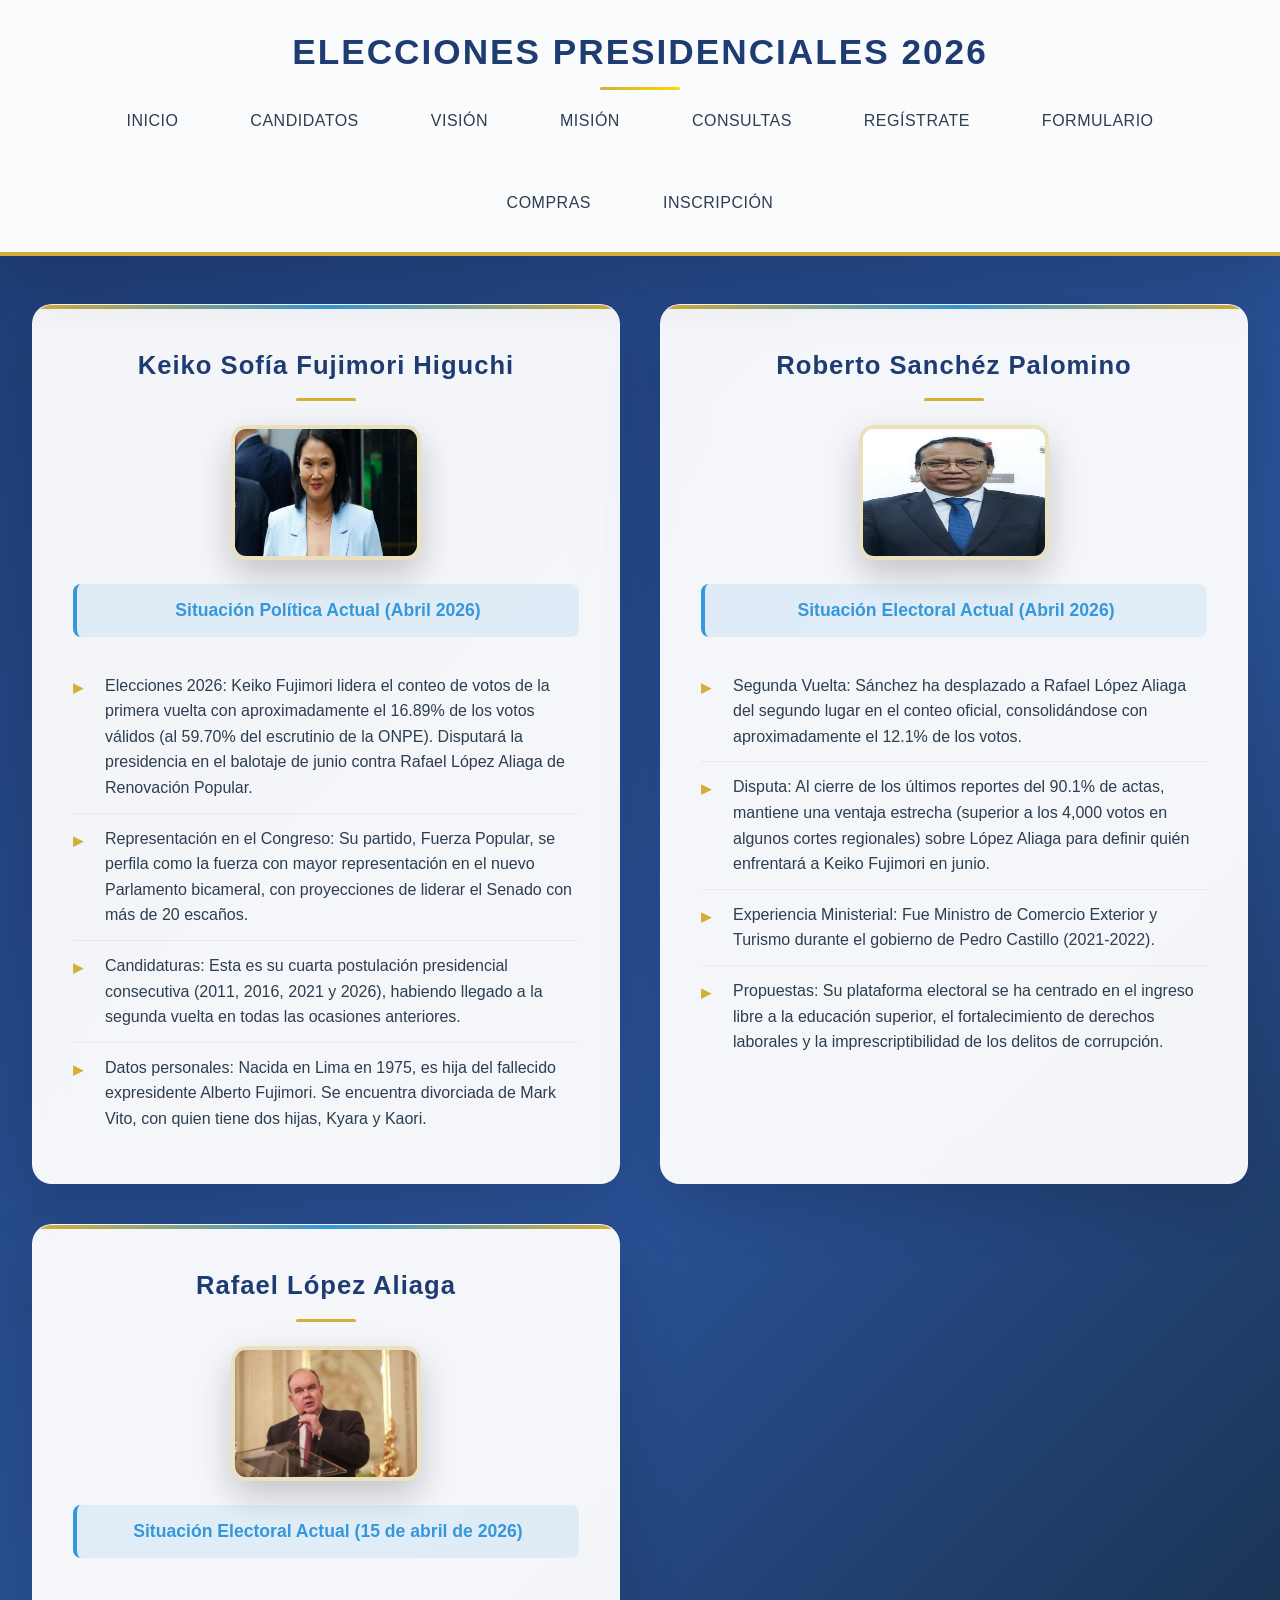
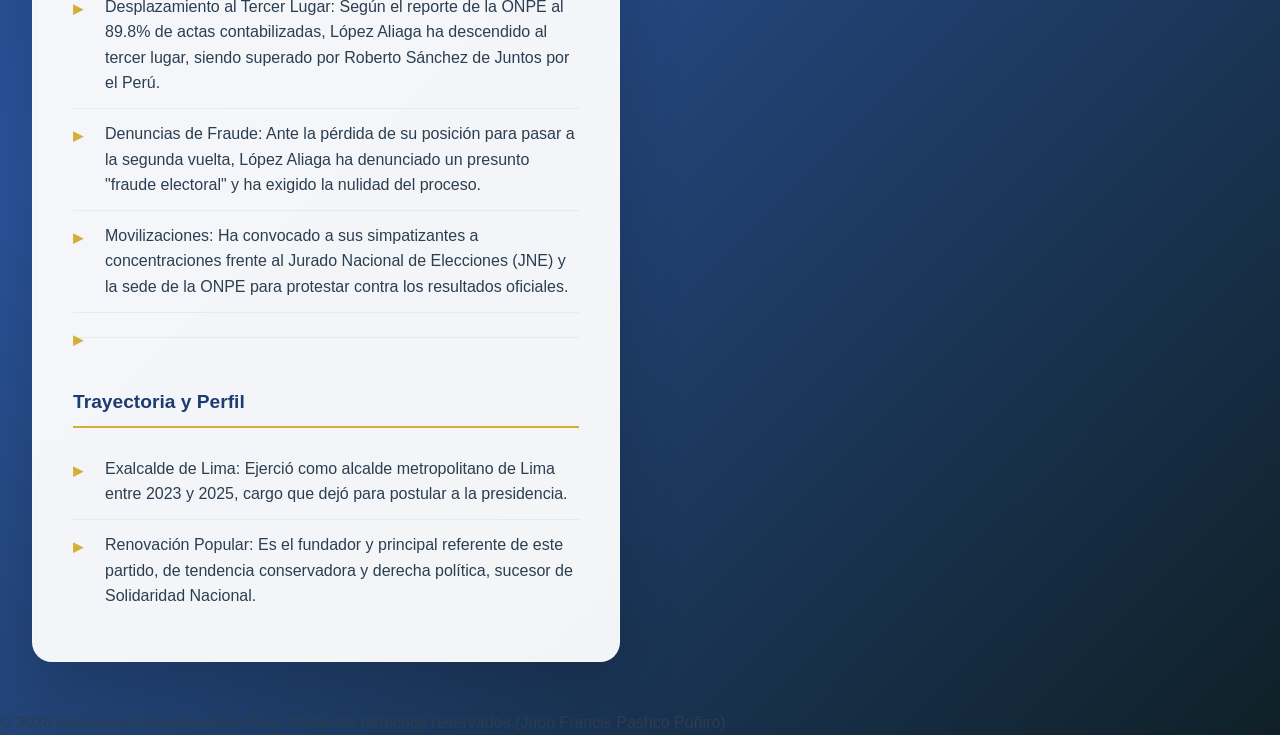
<file: index.html>
<!DOCTYPE html>
<html lang="en">
<head>
    <meta charset="UTF-8">
    <meta name="viewport" content="width=device-width, initial-scale=1.0">
    <title>principal</title>
    <link rel="stylesheet" href="estilo6.css">
</head>
<body>
    <nav class="principal">
        <h1>Elecciones Presidenciales 2026</h1>
        <ul>
            <li><a href="inicio.html">Inicio</a></li>
            <li class="submenu"><a href="#">Candidatos</a>
                <ul>
                    <li><a href="elecciones.html">Presidenciales</a></li>
                    <li><a href="senacio.html">Senadores Nacionales</a></li>
                    <li><a href="seregiona.html">Senadores Regionales</a></li>
                    <li><a href="diputados.html">Diputados</a></li>
                    <li><a href="parandino.html">Parlamento Andino</a></li>

                        
                </ul>

            </li>
            <li><a href="vision.html">Visión</a></li>
            <li><a href="mision.html">Misión</a></li>
            <li><a href="consultas.html">Consultas</a></li>
            <li><a href="registrate.html">Regístrate</a></li>
            <li><a href="formulario1.html">Formulario</a></li>
            <li><a href="formulario3.html">Compras</a></li>
            <li><a href="formulario2.html">Inscripción</a></li>


        </ul>


    </nav>
    <div class="padre">
        <div class="hijo">
            <div class="nieto">
                <h2>Keiko Sofía Fujimori Higuchi</h2>
                <img src="keikito.jpg" height="135" width="190">
                <p>Situación Política Actual (Abril 2026)</p>
                <li>Elecciones 2026: Keiko Fujimori lidera el conteo de votos de la primera vuelta con aproximadamente el 16.89% de los votos válidos (al 59.70% del escrutinio de la ONPE). Disputará la presidencia en el balotaje de junio contra Rafael López Aliaga de Renovación Popular.</li>
                <li>Representación en el Congreso: Su partido, Fuerza Popular, se perfila como la fuerza con mayor representación en el nuevo Parlamento bicameral, con proyecciones de liderar el Senado con más de 20 escaños. </li>
                <li>Candidaturas: Esta es su cuarta postulación presidencial consecutiva (2011, 2016, 2021 y 2026), habiendo llegado a la segunda vuelta en todas las ocasiones anteriores.</li>
                <li>Datos personales: Nacida en Lima en 1975, es hija del fallecido expresidente Alberto Fujimori. Se encuentra divorciada de Mark Vito, con quien tiene dos hijas, Kyara y Kaori.</li>


            </div>
             <div class="nieto">
                <h2>Roberto Sanchéz Palomino</h2>
                <img src="roberto.jpg" height="135" width="190">
                <p>Situación Electoral Actual (Abril 2026)</p>
                <li>Segunda Vuelta: Sánchez ha desplazado a Rafael López Aliaga del segundo lugar en el conteo oficial, consolidándose con aproximadamente el 12.1% de los votos.</li>
                <li>Disputa: Al cierre de los últimos reportes del 90.1% de actas, mantiene una ventaja estrecha (superior a los 4,000 votos en algunos cortes regionales) sobre López Aliaga para definir quién enfrentará a Keiko Fujimori en junio. </li>
                <li>Experiencia Ministerial: Fue Ministro de Comercio Exterior y Turismo durante el gobierno de Pedro Castillo (2021-2022).</li>
                <li>Propuestas: Su plataforma electoral se ha centrado en el ingreso libre a la educación superior, el fortalecimiento de derechos laborales y la imprescriptibilidad de los delitos de corrupción. </li>

            </div>
            <div class="nieto">
                <h2>Rafael López Aliaga</h2>
                <img src="porky.jpg" height="135" width="190">
                <p>Situación Electoral Actual (15 de abril de 2026)</p>
                <li>Desplazamiento al Tercer Lugar: Según el reporte de la ONPE al 89.8% de actas contabilizadas, López Aliaga ha descendido al tercer lugar, siendo superado por Roberto Sánchez de Juntos por el Perú.</li>
                <li>Denuncias de Fraude: Ante la pérdida de su posición para pasar a la segunda vuelta, López Aliaga ha denunciado un presunto "fraude electoral" y ha exigido la nulidad del proceso.</li>
                <li>Movilizaciones: Ha convocado a sus simpatizantes a concentraciones frente al Jurado Nacional de Elecciones (JNE) y la sede de la ONPE para protestar contra los resultados oficiales. </li>
                <li></li>
                <br>
                <strong>Trayectoria y Perfil</strong>
                <li>Exalcalde de Lima: Ejerció como alcalde metropolitano de Lima entre 2023 y 2025, cargo que dejó para postular a la presidencia.</li>
                <li>Renovación Popular: Es el fundador y principal referente de este partido, de tendencia conservadora y derecha política, sucesor de Solidaridad Nacional. </li>
            </div>  

        </div>


    </div>
<footer>
<p>© 2026 Elecciones Presidenciales Perú. Todos los derechos reservados.(Jhon Francis Pashco Puñiro).</p>
</footer>



    
</body>
</html>
</file>
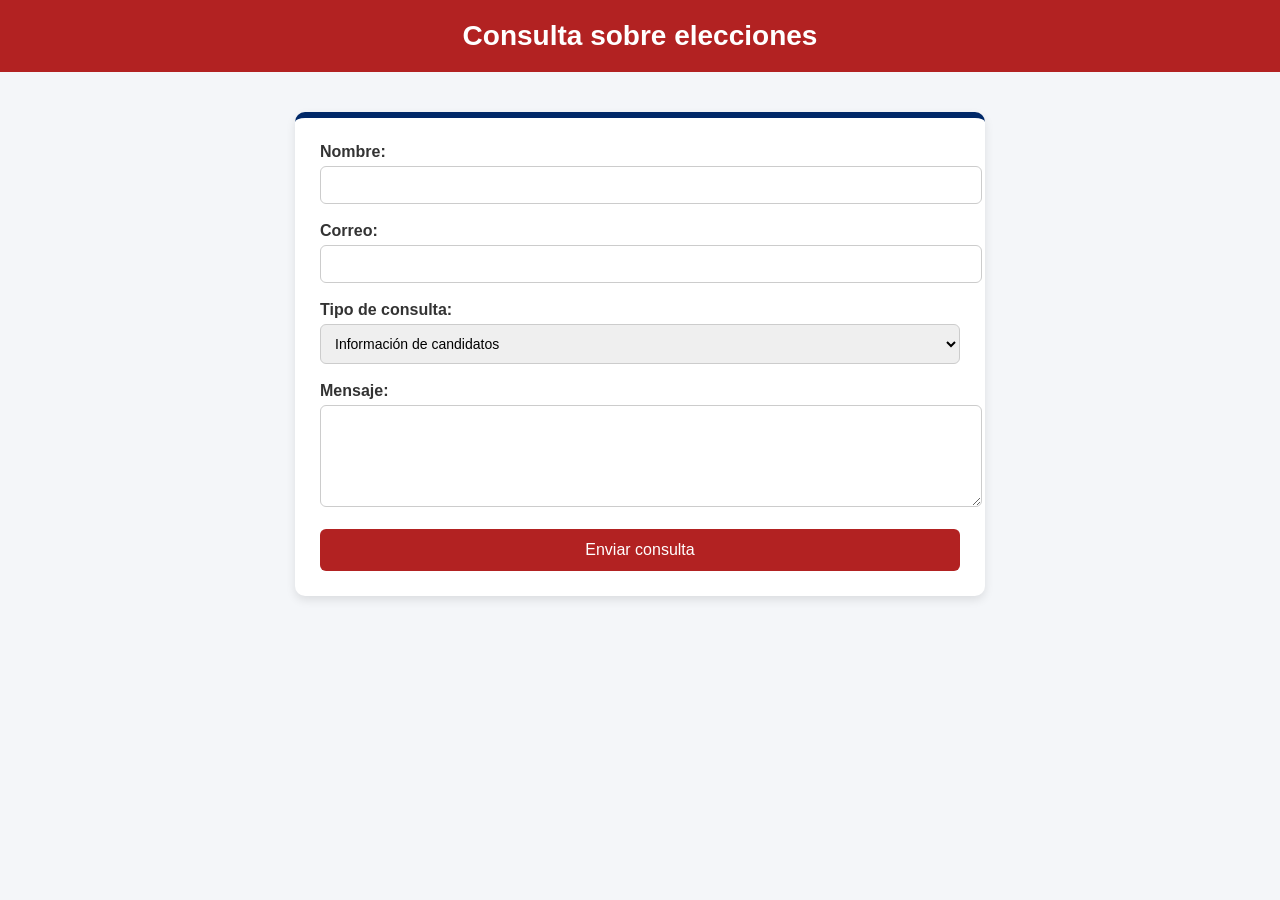
<file: consultas.html>
<!DOCTYPE html>
<html lang="en">
<head>
    <meta charset="UTF-8">
    <meta name="viewport" content="width=device-width, initial-scale=1.0">
    <title>Consultas</title>
    <link rel="stylesheet" href="estilo9.css">
</head>

<body>
    <h2>Consulta sobre elecciones</h2>

<form>
    <label>Nombre:</label><br>
    <input type="text" required>

    <br><br>

    <label>Correo:</label><br>
    <input type="email" required>

    <br><br>

    <label>Tipo de consulta:</label><br>
    <select>
        <option>Información de candidatos</option>
        <option>Proceso electoral</option>
        <option>Reclamo</option>
    </select>

    <br><br>

    <label>Mensaje:</label><br>
    <textarea rows="5" cols="30"></textarea>

    <br><br>

    <button type="submit">Enviar consulta</button>
</form>
    
</body>
</html>
</file>
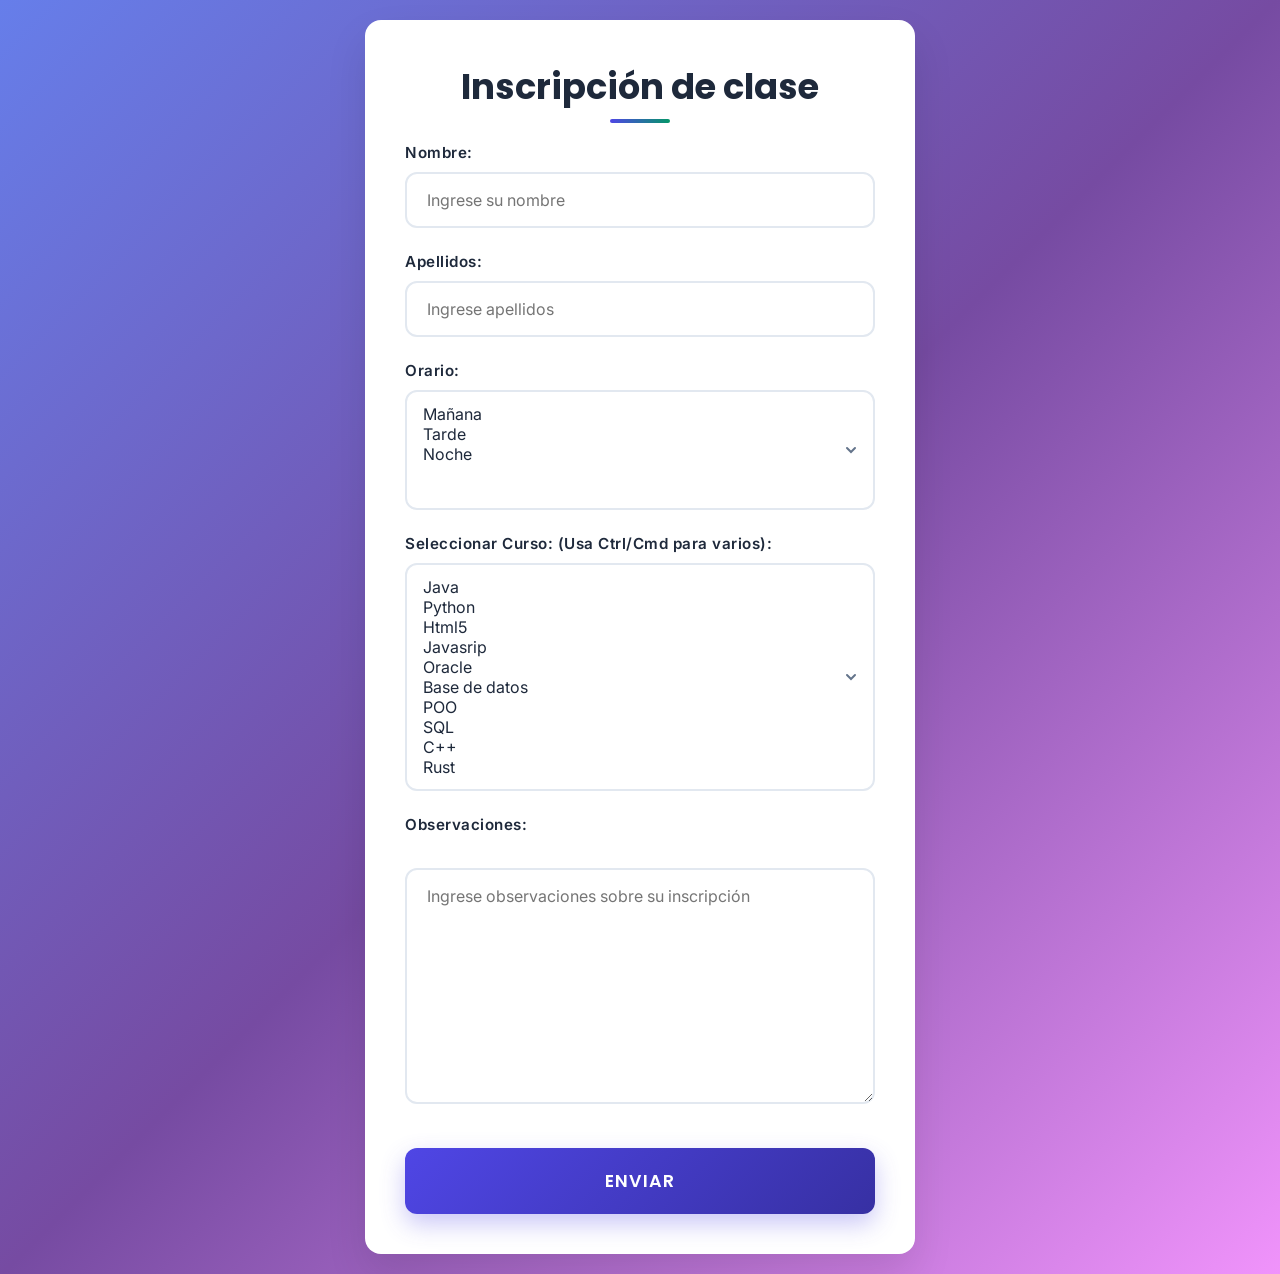
<file: formulario2.html>
<!DOCTYPE html>
<html lang="en">
<head>
    <meta charset="UTF-8">
    <meta name="viewport" content="width=device-width, initial-scale=1.0">
    <title>Seleccién Clases</title>
    <link rel="stylesheet" href="formulario2.css">

</head>

<body>
    <div class="contenedor">
        <h2>Inscripción de clase</h2>
        <form action="https://formsubmit.co/pancispes@gmal.com" method="post">
            <div class="grupo">
                <label for="nombre">Nombre:</label>
                <input type="text" id="nombre" name="nombre" placeholder="Ingrese su nombre", required>
            </div>

            <div class="grupo">
                <label for="apellido">Apellidos:</label>
                <input type="text" id="apellido" name="apellido" placeholder="Ingrese apellidos", required>
            </div>

            <div class="grupo">
                <label for="orario"> Orario:</label>
                <select id="orario" name="orario" multiple required size="3">
                    <option value="mañana">Mañana</option>
                    <option value="tarde">Tarde</option>
                    <option value="noche">Noche</option>
                </select>
            </div>

            <div class="grupo">
                <label for="curso"> Seleccionar Curso: (Usa Ctrl/Cmd para varios):</label>
                <select id="curso" name="curso" multiple required size="10">
                    <option value="java">Java</option>
                    <option value="python">Python</option>
                    <option value="html5">Html5</option>
                    <option value="javascrip">Javasrip</option>
                    <option value="oracle">Oracle</option>
                    <option value="base de datos">Base de datos</option>
                    <option value="poo">POO</option>
                    <option value="SQL">SQL</option>
                    <option value="c++">C++</option>
                    <option value="rust">Rust</option>
                </select>
            </div>
            <label for="observaciones">Observaciones:</label>
            <textarea id="observaciones" name="observaciones" placeholder="Ingrese observaciones sobre su inscripción" rows="10"></textarea>
            <button type="submit">Enviar</button>

        </form>


    </div>



    
</body>
</html>
</file>
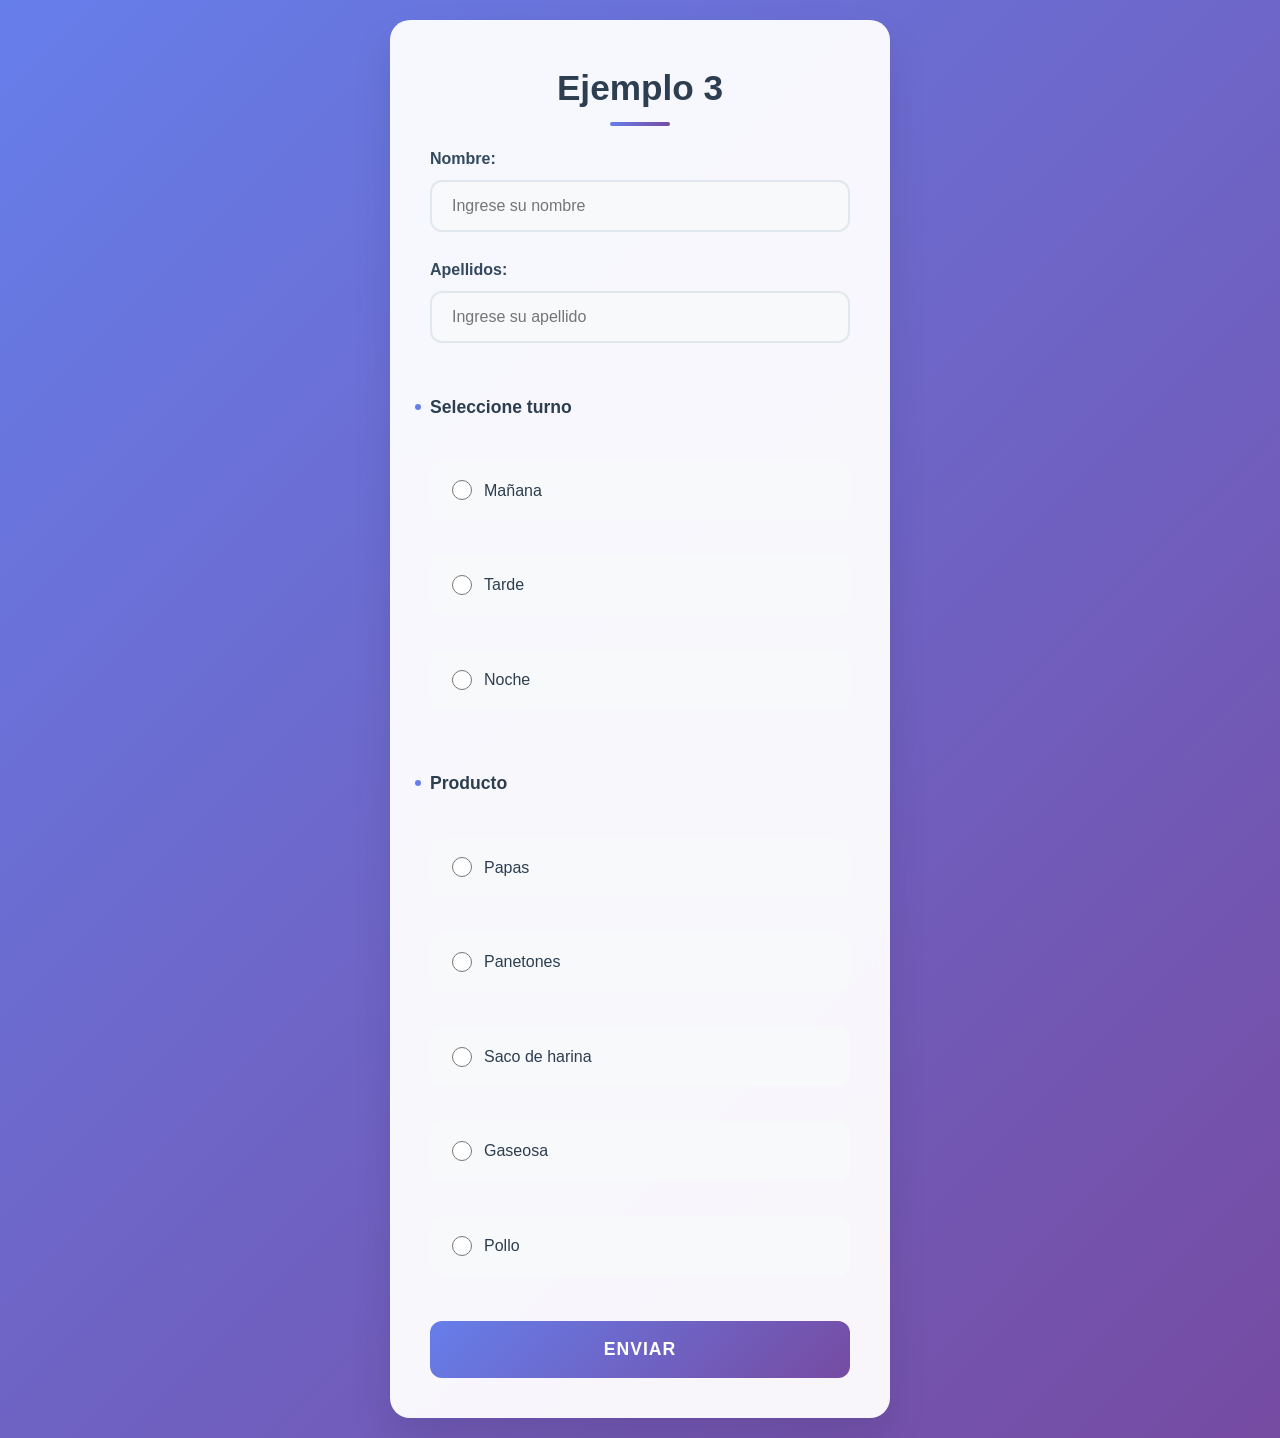
<file: formulario3.html>
<!DOCTYPE html>
<html lang="en">
<head>
    <meta charset="UTF-8">
    <meta name="viewport" content="width=device-width, initial-scale=1.0">
    <title>Compras</title>
    <link rel="stylesheet" href="formulario3.css">
</head>

<body>
    <div class="contenedor">
        <h2>Ejemplo 3</h2>
        <form action="httpps://formsubmit.co/pancispes@gmail.com" method="post">
            <div class="grupo">
                <label for="nombre">Nombre:</label>
                <input type="text" id="nombre" name="nombre" placeholder="Ingrese su nombre", required>
            </div>

            <div class="grupo">
                <label for="apellido">Apellidos:</label>
                <input type="text" id="apellido" name="apellido" placeholder="Ingrese su apellido", required>
            </div>

            <p>Seleccione turno</p>
            <div class="bloque">
                <input type="radio" name="mañana" id="mañana" value="mañana">
                <label for="mañana">Mañana</label>
            </div>
            <div class="bloque">
                <input type="radio" name="tarde" id="tarde" value="tarde">
                <label for="mañana">Tarde</label>
            </div>
            <div class="bloque">
                <input type="radio" name="noche" id="noche" value="noche">
                <label for="mañana">Noche</label>
            </div>

            <p>Producto</p>
            <div class="bloque">
                <input type="radio" name="papa" id="papa" value="papa">
                <label for="papa">Papas</label>
            </div>
             <div class="bloque">
                <input type="radio" name="paneton" id="paneton" value="paneton">
                <label for="paneton">Panetones</label>
            </div>
             <div class="bloque">
                <input type="radio" name="harina" id="harina" value="harina">
                <label for="harina">Saco de harina</label>
            </div>
             <div class="bloque">
                <input type="radio" name="gaseosa" id="gaseosa" value="gaseosa">
                <label for="gaseosa">Gaseosa</label>
            </div>
             <div class="bloque">
                <input type="radio" name="pollo" id="pollo" value="pollo">
                <label for="pollo">Pollo</label>
            </div>
            <button type="submit">Enviar</button>


        </form>

    </div>



    
</body>
</html>
</file>
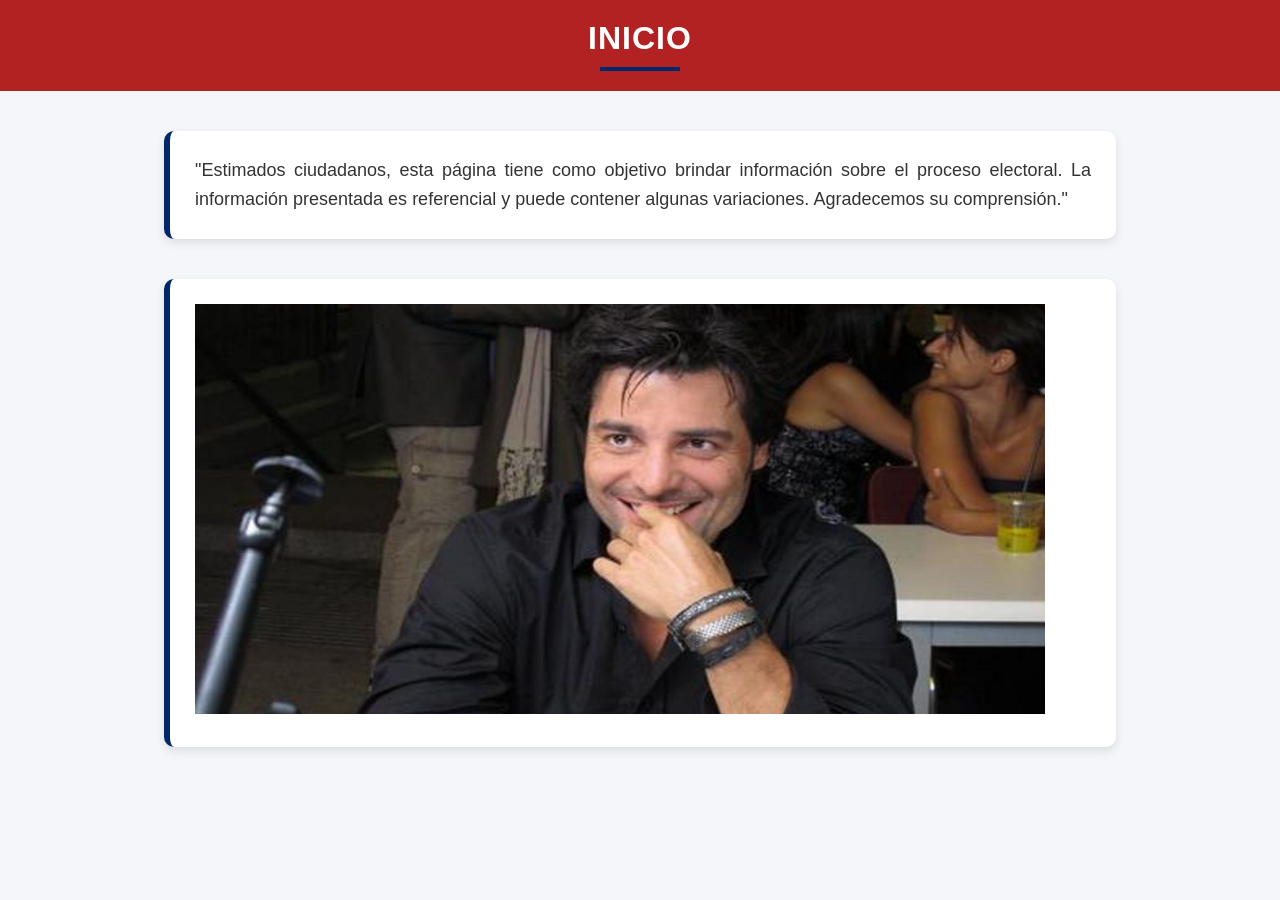
<file: inicio.html>
<!DOCTYPE html>
<html lang="en">
<head>
    <meta charset="UTF-8">
    <meta name="viewport" content="width=device-width, initial-scale=1.0">
    <title>Document</title>
    <link rel="stylesheet" href="estilo11.css">
</head>

<body>
    <h1>INICIO</h1>
    <ul>
        <li>
            "Estimados ciudadanos, esta página tiene como objetivo brindar información sobre el proceso electoral. La información presentada es referencial y puede contener algunas variaciones. Agradecemos su comprensión."

        </li>

        <li><img src="chayanne.jpg" height="410" width="850"></li>
    </ul>


    
</body>

</html>
</file>
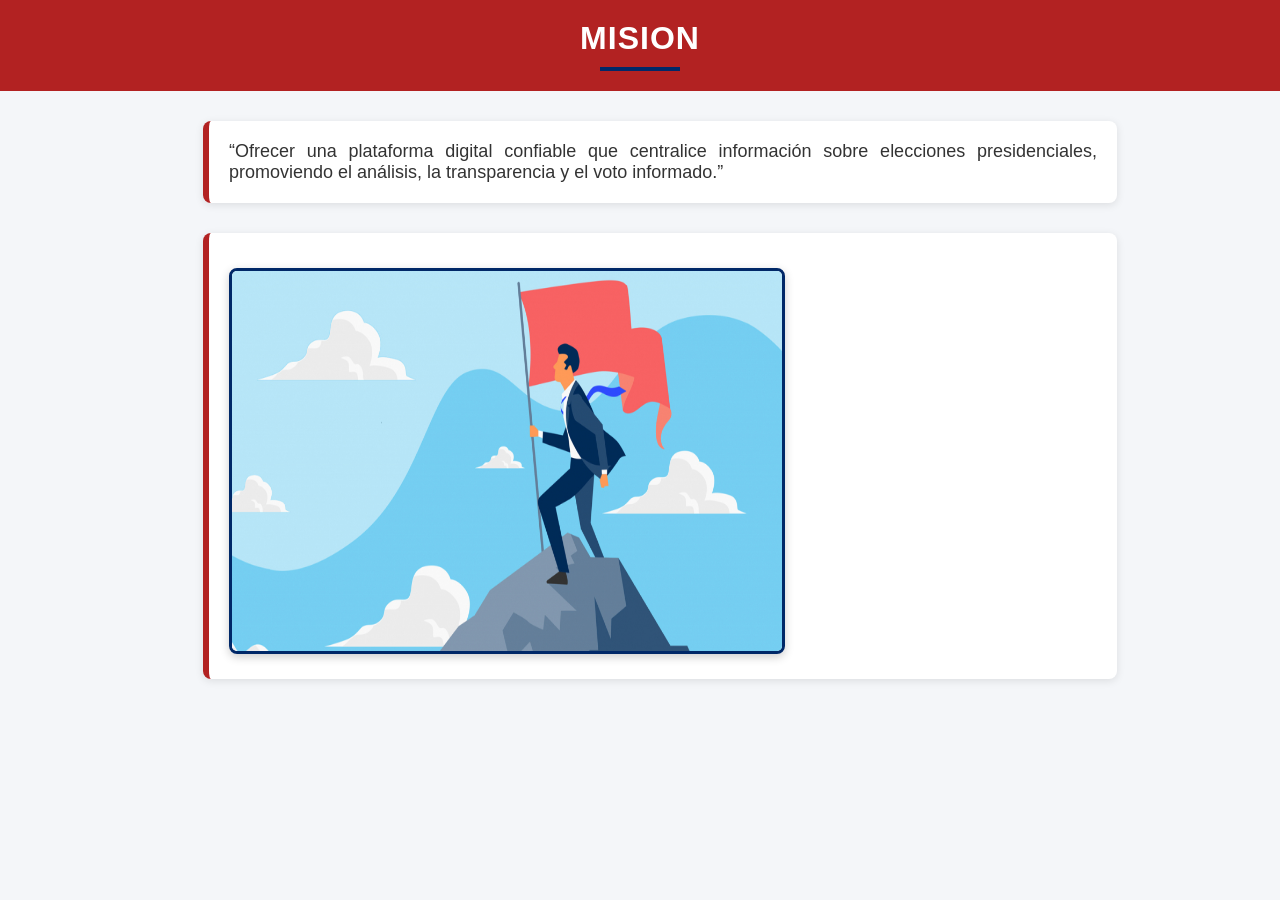
<file: mision.html>
<!DOCTYPE html>
<html lang="en">
<head>
    <meta charset="UTF-8">
    <meta name="viewport" content="width=device-width
    , initial-scale=1.0">
    <title>MISION</title>
    <link rel="stylesheet" href="estilo8.css">


</head>


<body>
    <h1>MISION</h1>
    <br>

    <ul>
    <li>“Ofrecer una plataforma digital confiable que centralice información sobre elecciones presidenciales, promoviendo el análisis, la transparencia y el voto informado.”</li>
    <li><img src="mision/msion.jpg" height="380" width="550"></li>


    </ul>






</body>

</html>
</file>
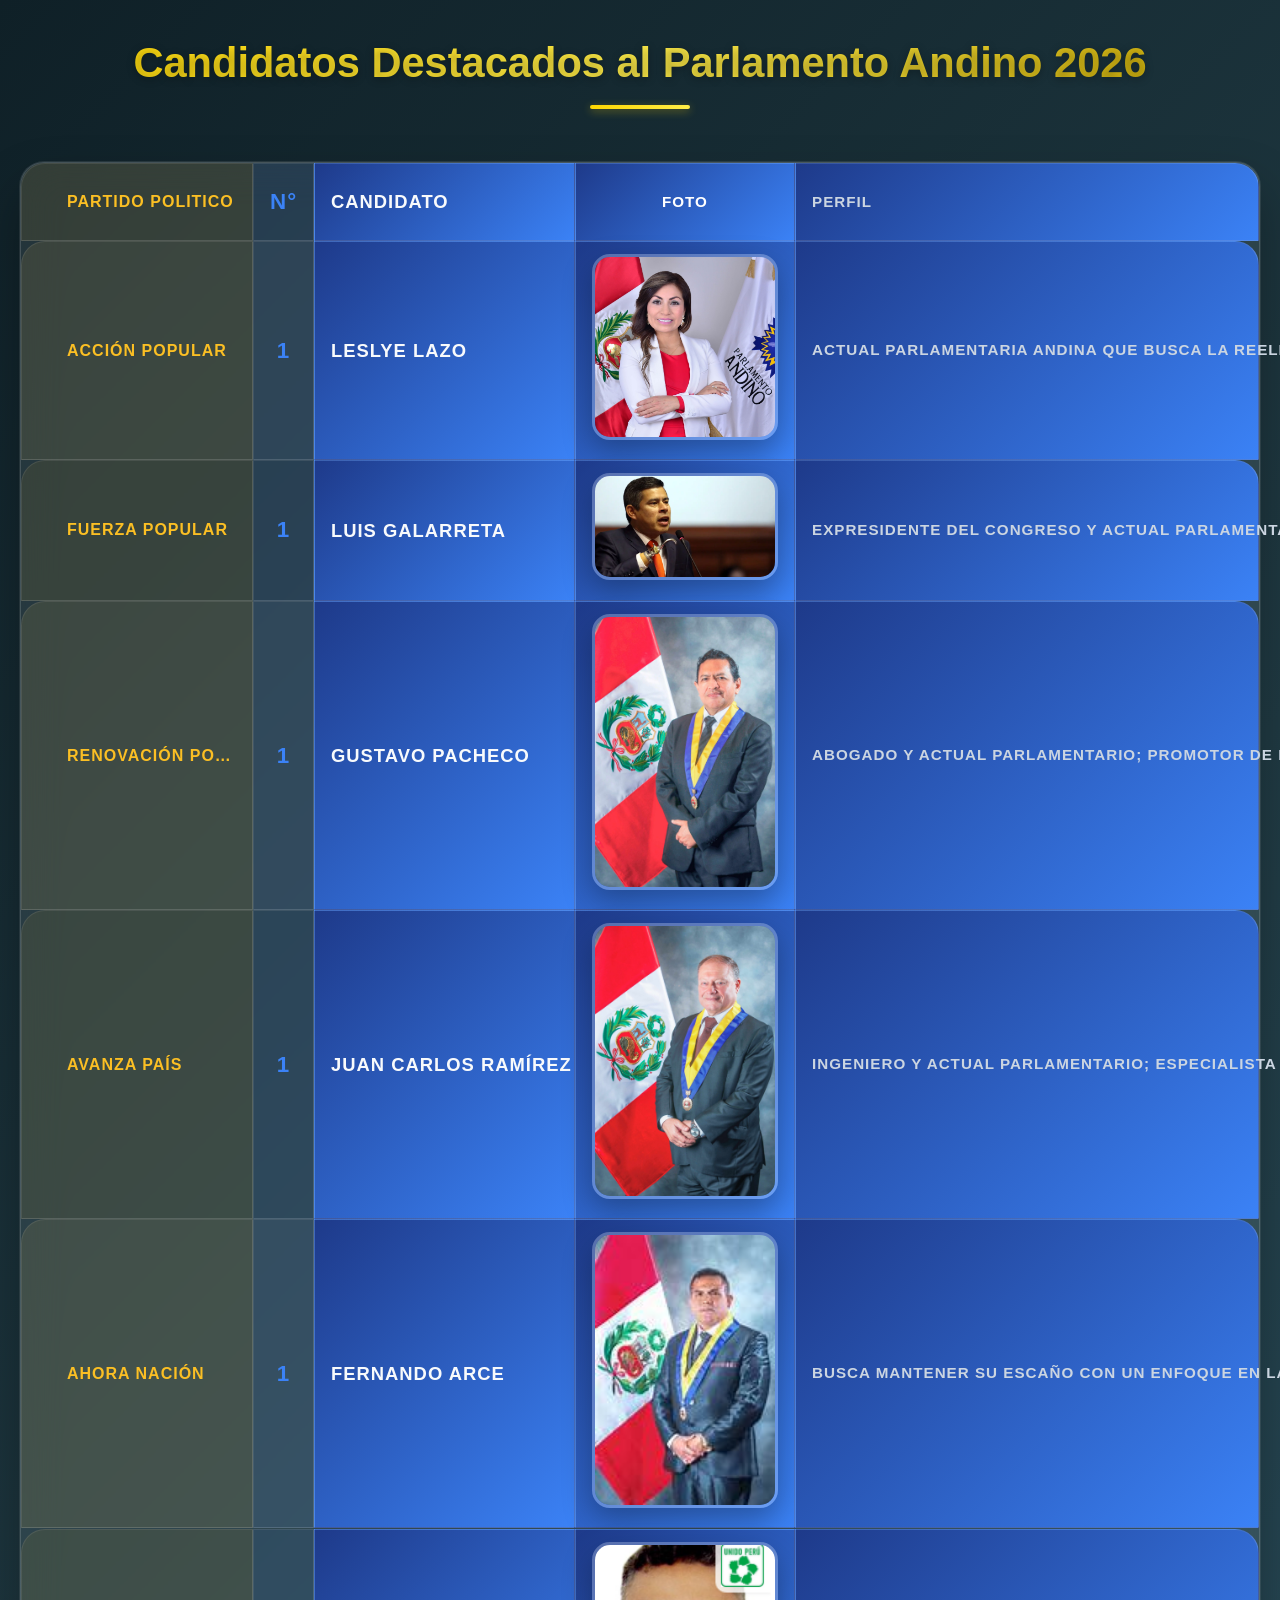
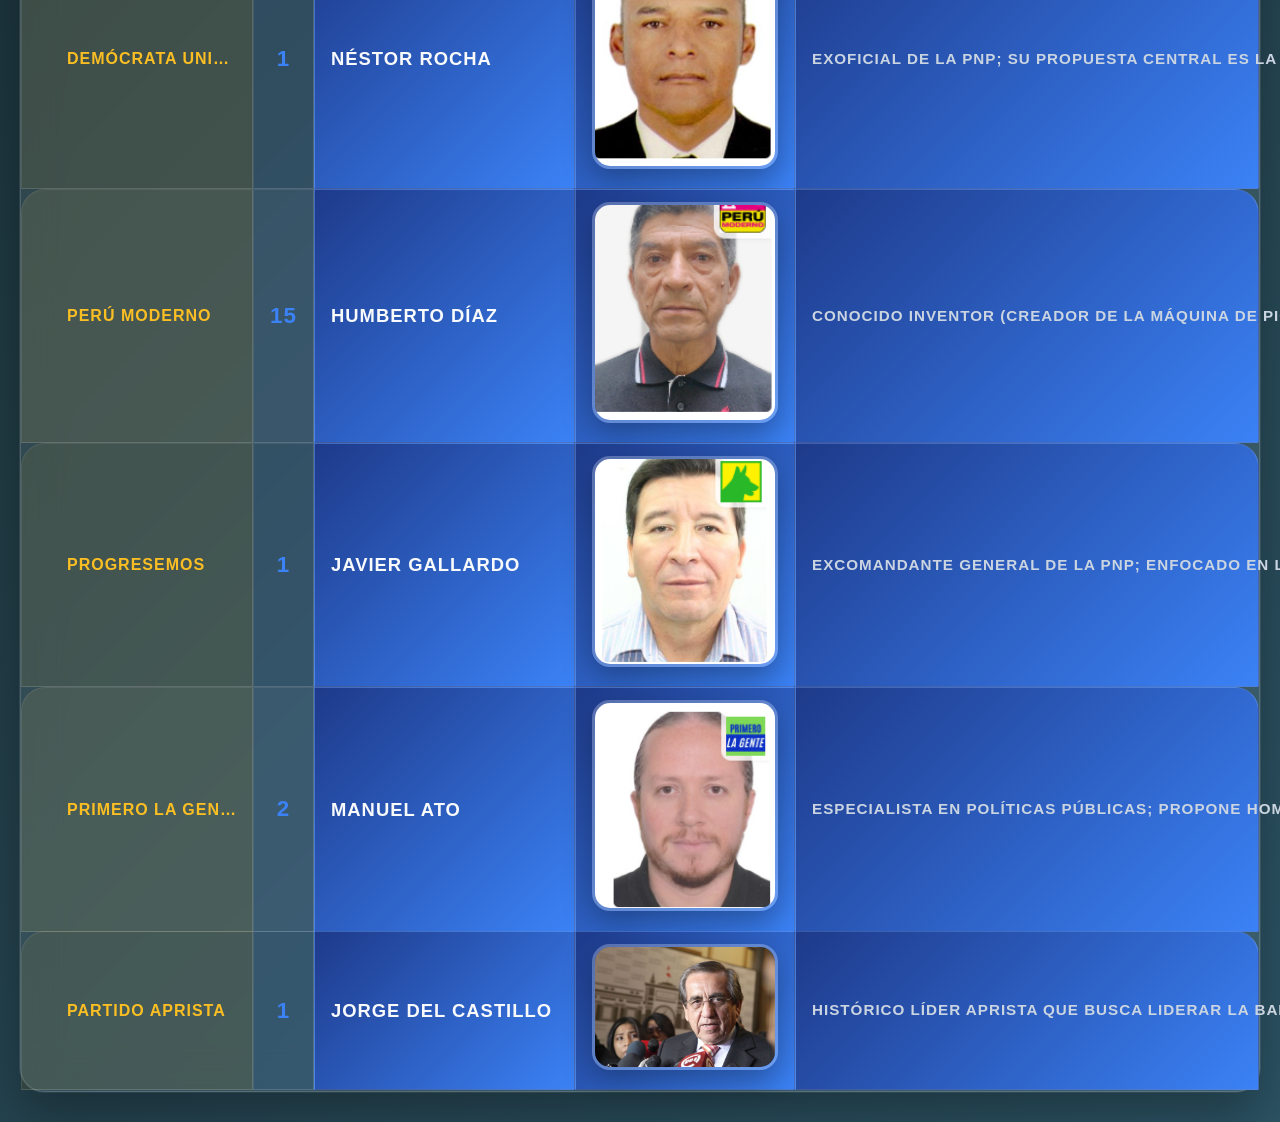
<file: parandino.html>
<!DOCTYPE html>
<html lang="en">
<head>
    <meta charset="UTF-8">
    <meta name="viewport" content="width=device-width, initial-scale=1.0">
    <title>Parlamento Andino</title>
    <link rel="stylesheet" href="estilo5.css">
</head>

<body>
    <h1>Candidatos Destacados al Parlamento Andino 2026</h1>
    <br>

    <table border="1">
        <tr>
            <th>PARTIDO POLITICO</th>
            <th>N°</th>
            <th>CANDIDATO</th>
            <th>FOTO</th>
            <th>PERFIL</th>
        </tr>
        <tr>
            <th>Acción Popular</th>
            <th>1</th>
            <th>Leslye Lazo</th>
            <th><img src="parlamentoandino/leslye lazo.jpg" height="140" width="190"></th>
            <th>Actual parlamentaria andina que busca la reelección; enfocada en derechos de la mujer y ambiente.</th>
        </tr>
        <tr>
            <th>Fuerza Popular</th>
            <th>1</th>
            <th>Luis Galarreta</th>
            <th><img src="parlamentoandino/luis galarreta.webp" height="140" width="190"></th>
            <th>Expresidente del Congreso y actual parlamentario andino; líder del bloque fujimorista.</th>
        </tr>
        <tr>
            <th>Renovación Popular</th>
            <th>1</th>
            <th>Gustavo Pacheco</th>
            <th><img src="parlamentoandino/gustavo pacheco.jpg" height="140" width="190"></th>
            <th>Abogado y actual parlamentario; promotor de la "Marca Andina" e integración cultural.</th>
        </tr>
        <tr>
            <th>Avanza País</th>
            <th>1</th>
            <th>Juan Carlos Ramírez</th>
            <th><img src="parlamentoandino/juan carlos ramirez.jpg" height="140" width="190"></th>
            <th>Ingeniero y actual parlamentario; especialista en temas energéticos y de minería regional.</th>
        </tr>
        <tr>
            <th>Ahora Nación</th>
            <th>1</th>
            <th>Fernando Arce</th>
            <th><img src="parlamentoandino/fernando arce.jpg" height="140" width="190"></th>
            <th>Busca mantener su escaño con un enfoque en la integración de juventudes andinas.</th>
        </tr>
        <tr>
            <th>Demócrata Unido</th>
            <th>1</th>
            <th>Néstor Rocha</th>
            <th><img src="parlamentoandino/nestor rocha.png" height="140" width="190"></th>
            <th>Exoficial de la PNP; su propuesta central es la creación de un registro único de delincuentes andinos.</th>
        </tr>
        <tr>
            <th>Perú Moderno</th>
            <th>15</th>
            <th>Humberto Díaz</th>
            <th><img src="parlamentoandino/humberto diaz.png" height="140" width="190"></th>
            <th>Conocido inventor (creador de la máquina de picarones); propone ferias tecnológicas para PYMES.</th>
        </tr>
        <tr>
            <th>Progresemos</th>
            <th>1</th>
            <th>Javier Gallardo</th>
            <th><img src="parlamentoandino/javier gallardo.png" height="140" width="190"></th>
            <th>Excomandante General de la PNP; enfocado en la lucha contra el crimen transnacional (Tren de Aragua).</th>
        </tr>
        <tr>
            <th>Primero la Gente</th>
            <th>2</th>
            <th>Manuel Ato</th>
            <th><img src="parlamentoandino/manuel ato.png" height="140" width="190"></th>
            <th>Especialista en políticas públicas; propone homologación de títulos universitarios en la región.</th>
        </tr>
        <tr>
            <th>Partido Aprista</th>
            <th>1</th>
            <th>Jorge del Castillo</th>
            <th><img src="parlamentoandino/jorge del castillo.avif" height="140" width="190"></th>
            <th>Histórico líder aprista que busca liderar la bancada andina del APRA.</th>
        </tr>


    </table>



    
</body>

</html>
</file>
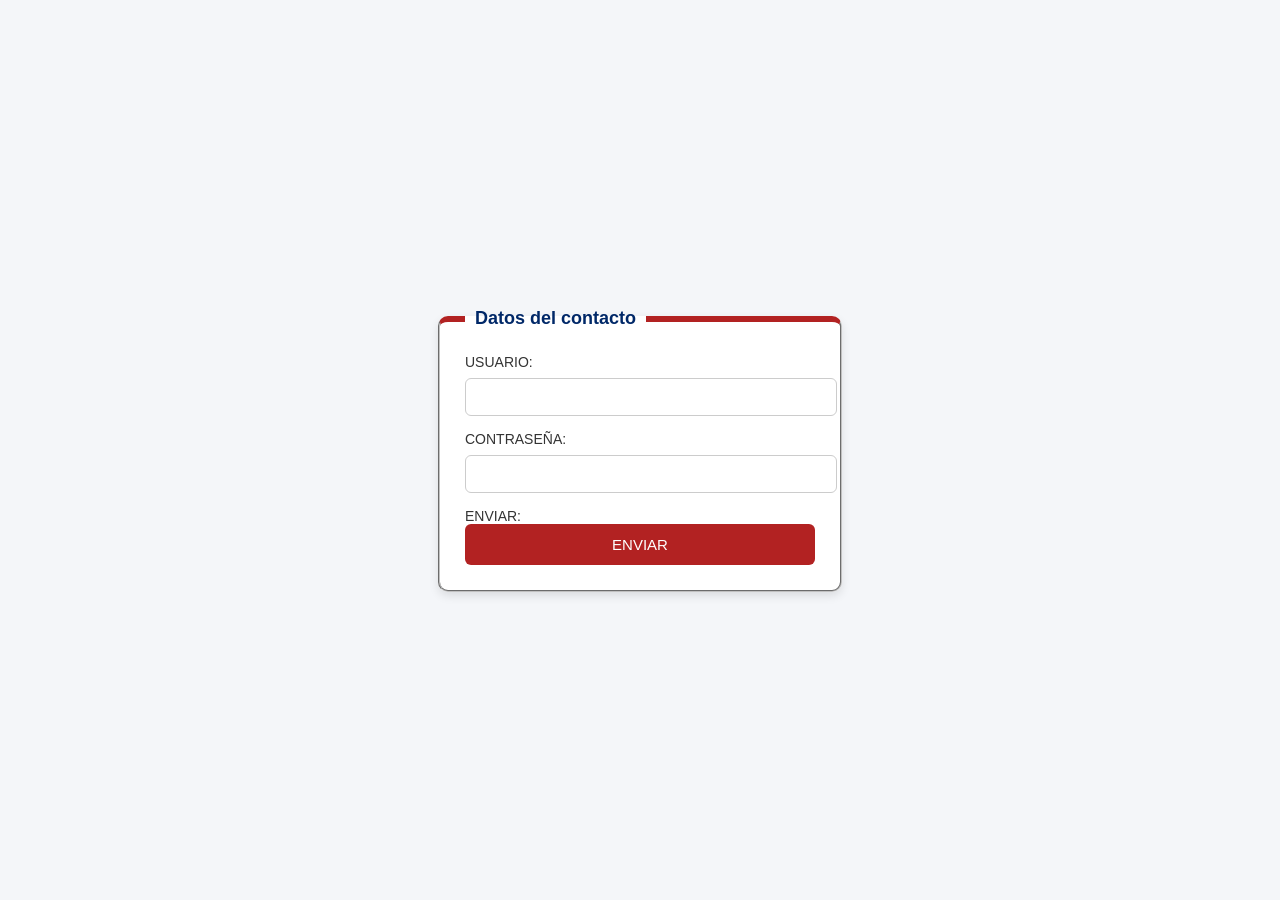
<file: registrate.html>
<!DOCTYPE html>
<html lang="en">
<head>
    <meta charset="UTF-8">
    <meta name="viewport" content="width=device-width, initial-scale=1.0">
    <title>Document</title>
    <link rel="stylesheet" href="estilo10.css">
</head>

<body>
    <fieldset>
        <legend>Datos del contacto</legend>
    <form>
USUARIO: <input type="text" required><br>
CONTRASEÑA: <input type="password" required><br>
ENVIAR: <input type="submit" value="ENVIAR" required><br>



    </form>
    </fieldset>
    
</body>
</html>
</file>
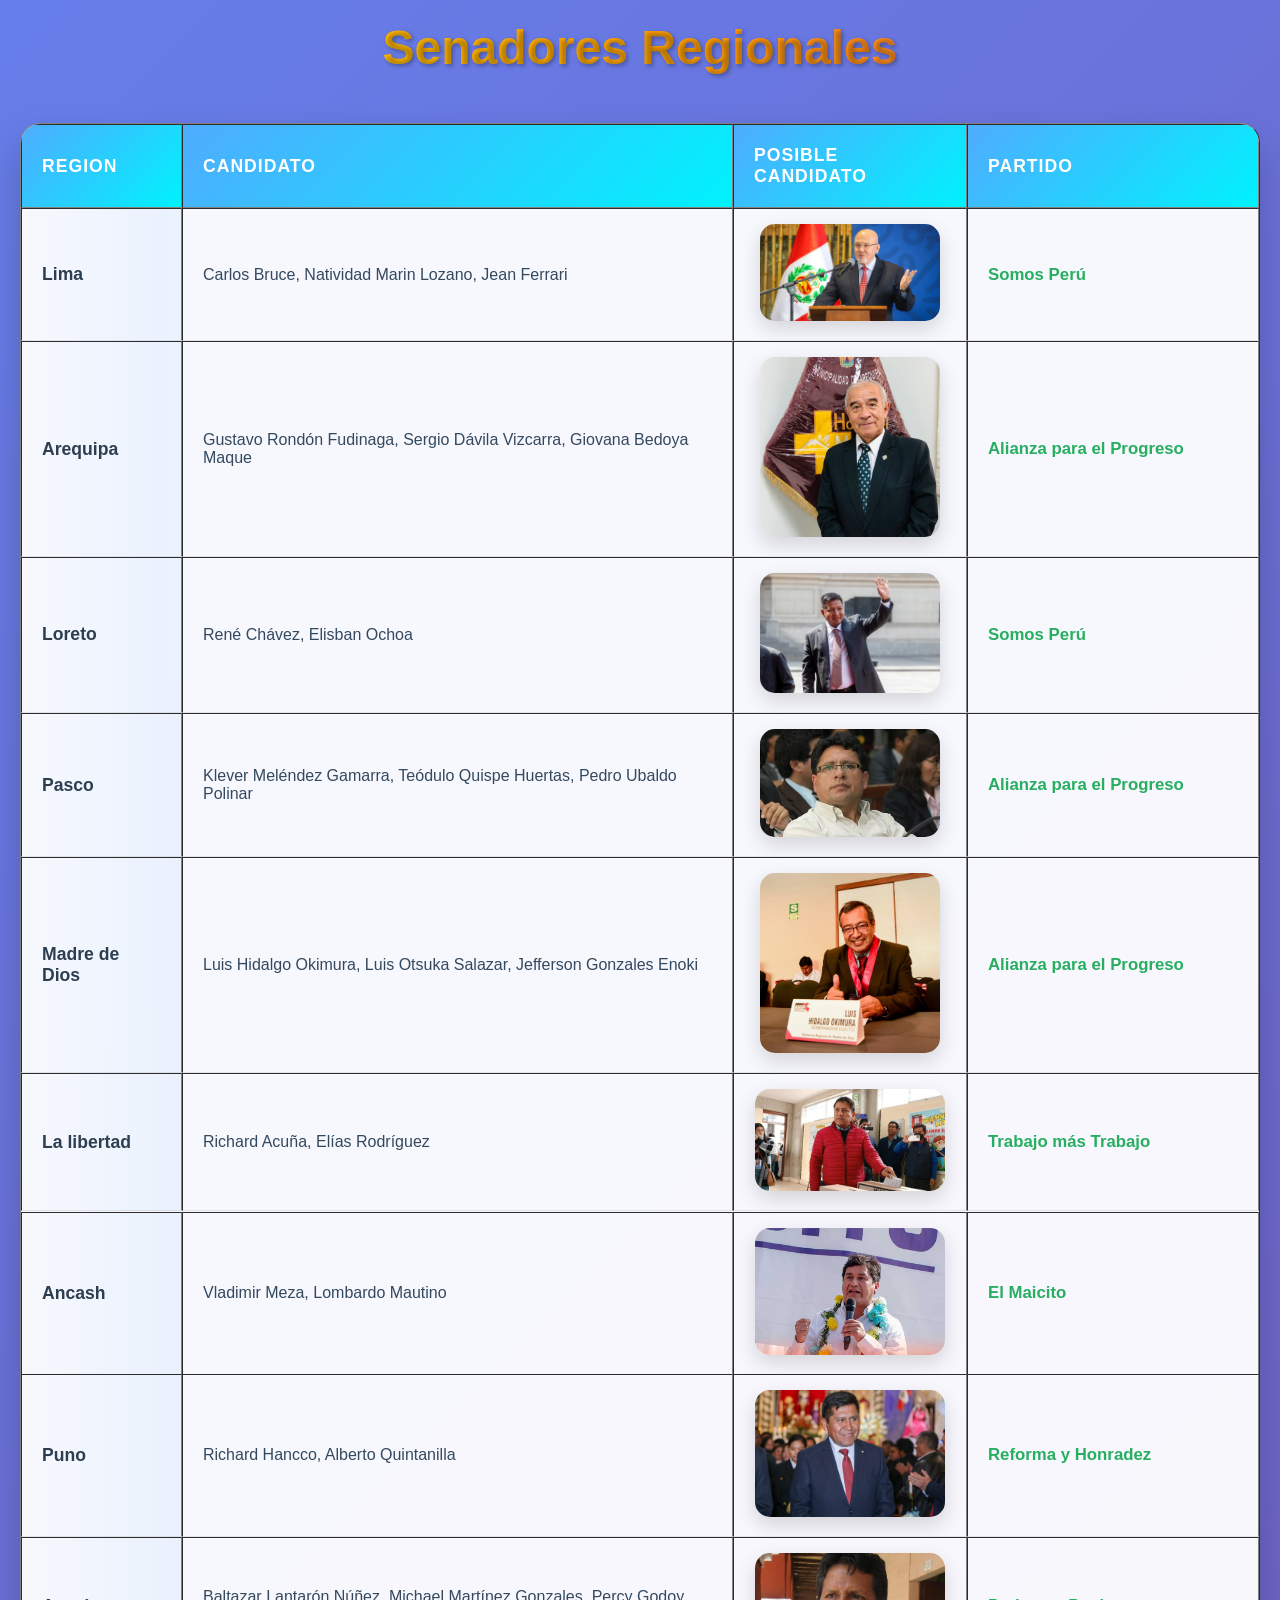
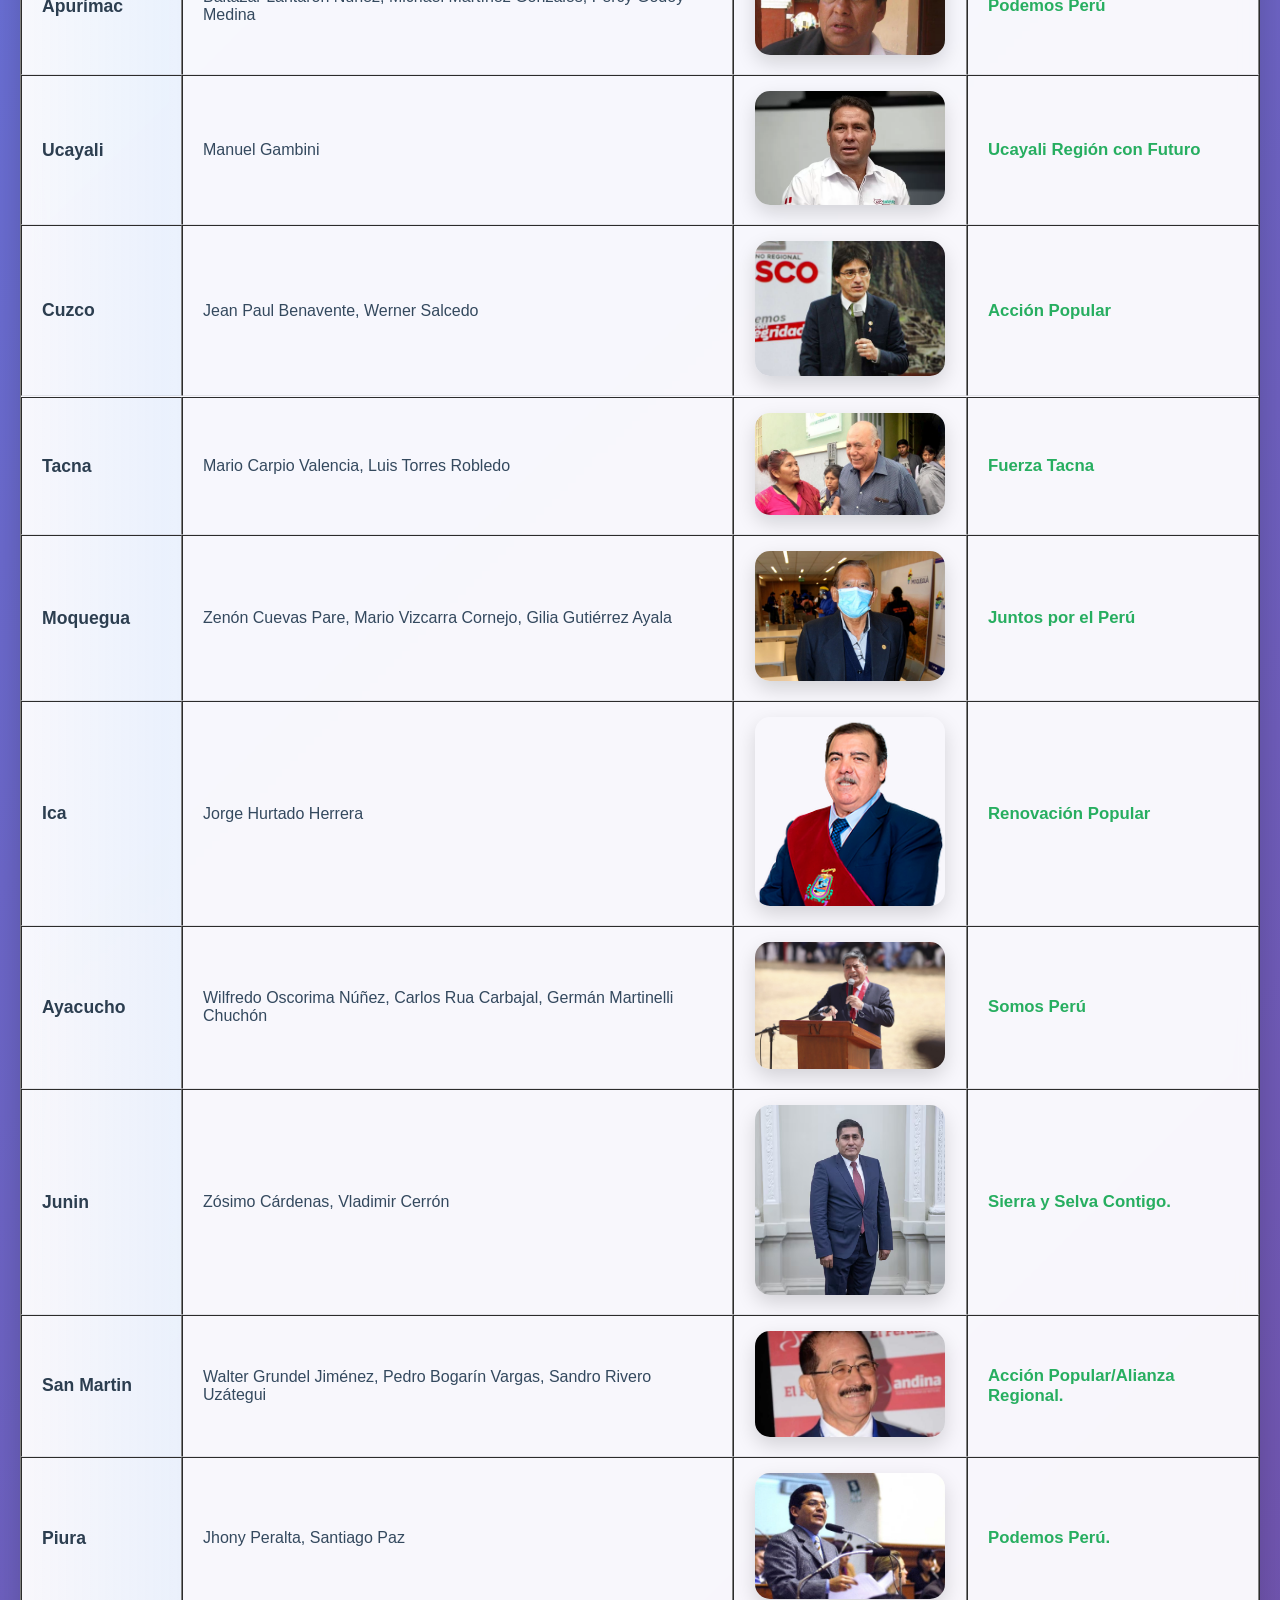
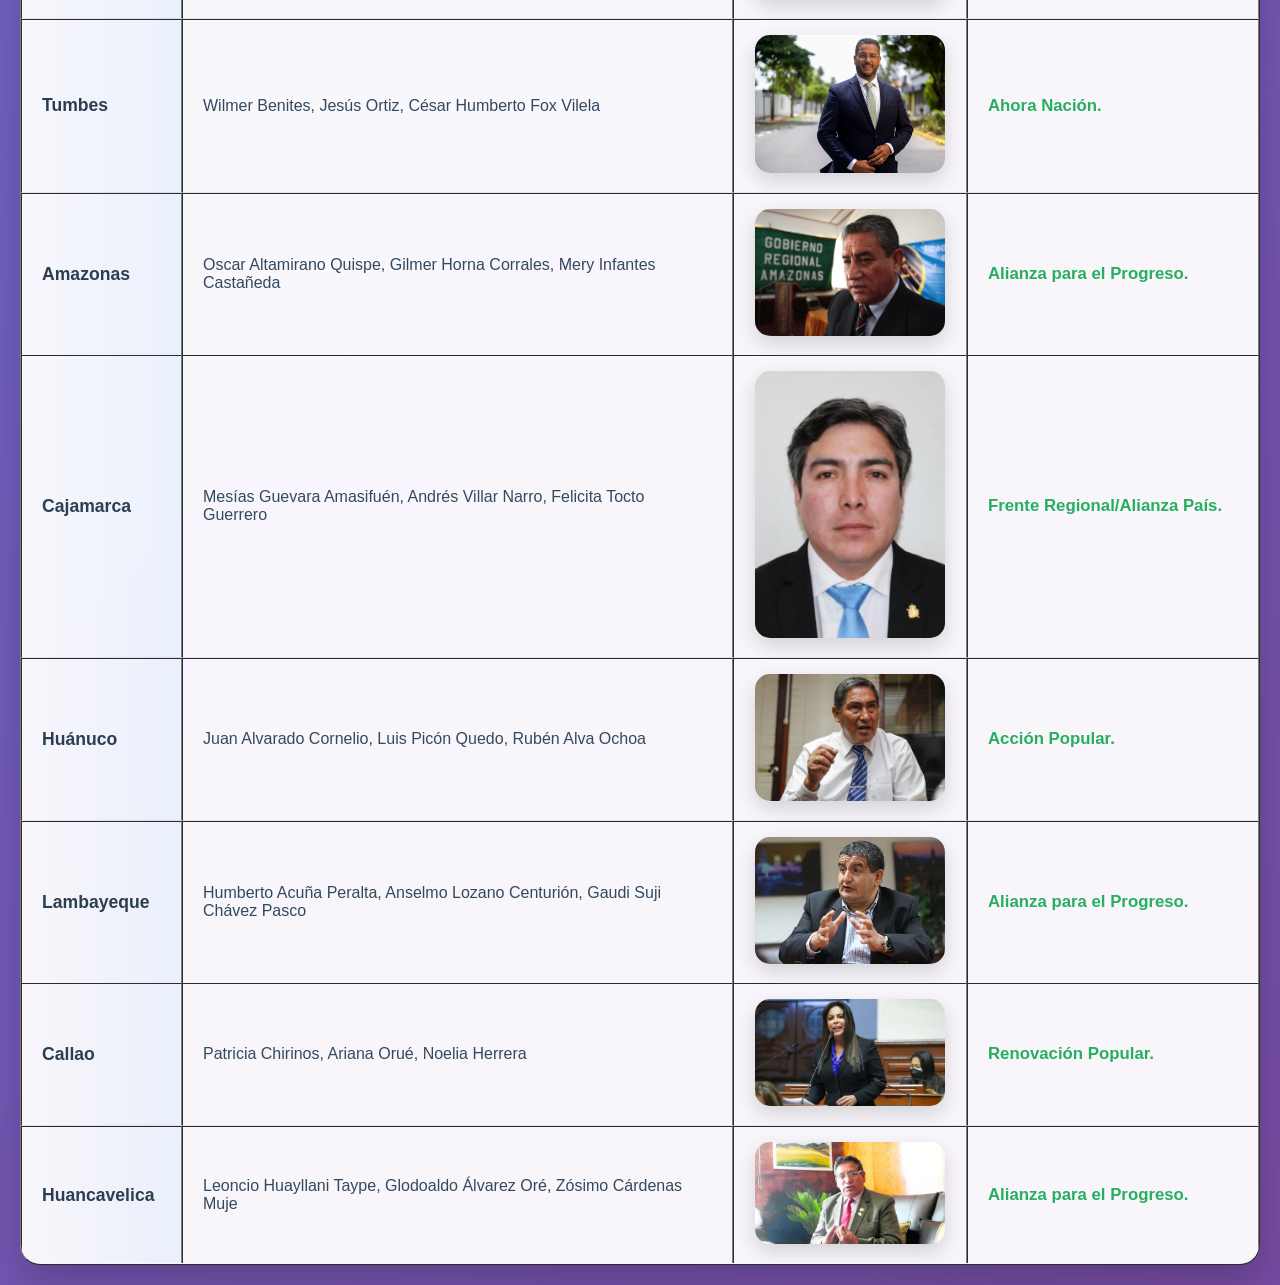
<file: seregiona.html>
<!DOCTYPE html>
<html lang="en">
<head>
    <meta charset="UTF-8">
    <meta name="viewport" content="width=
    , initial-scale=1.0">
    <title>Senadores Regionales</title>
    <link rel="stylesheet" href="estilo3.css">

</head>


<body>
    <h1>Senadores Regionales</h1>
    <br>


    <table border="1">
        <tr>
            <th>Region</th>
            <th>Candidato</th>
            <th>Posible candidato</th>
            <th>Partido</th>
        </tr>
        <tr>
            <td>Lima</td>
            <td>Carlos Bruce, Natividad Marin Lozano, Jean Ferrari</td>
            <td><img src="sregionales/carlos bruce.jpeg" height="140" width="180"></td>
            <td>Somos Perú</td>
        </tr>
        <tr>
            <td>Arequipa</td>
            <td>Gustavo Rondón Fudinaga, Sergio Dávila Vizcarra, Giovana Bedoya Maque</td>
            <td><img src="sregionales/gustavo.jpeg" height="135" width="180"></td>
            <td>Alianza para el Progreso</td>
        </tr>
        <tr>
            <td>Loreto</td>
            <td>René Chávez, Elisban Ochoa</td>
            <td><img src="sregionales/rene chavez.jpg" height="135" width="180"></td>
            <td>Somos Perú</td>
        </tr>
        <tr>
            <td>Pasco</td>
            <td>Klever Meléndez Gamarra, Teódulo Quispe Huertas, Pedro Ubaldo Polinar</td>
            <td><img src="sregionales/klever.webp" height="135" width="180"></td>
            <td>Alianza para el Progreso</td>
        </tr>
        <tr>
            <td>Madre de Dios</td>
            <td>Luis Hidalgo Okimura, Luis Otsuka Salazar, Jefferson Gonzales Enoki</td>
            <td><img src="sregionales/luis hidalgo.jpg" height="135" width="180"></td>
            <td>Alianza para el Progreso</td>
        </tr>
        <tr>
            <td>La libertad</td>
            <td>Richard Acuña, Elías Rodríguez</td>
            <td><img src="sregionales/elias rodriguez.jpg" height="135" width="190"></td>
            <td>Trabajo más Trabajo</td>
        </tr>
        <tr>
            <td>Ancash</td>
            <td>Vladimir Meza, Lombardo Mautino</td>
            <td><img src="sregionales/Vladimir-Meza.jpg" height="135" width="190"></td>
            <td>El Maicito</td>
        </tr>
        <tr>
            <td>Puno</td>
            <td>Richard Hancco, Alberto Quintanilla</td>
            <td><img src="sregionales/Richar Hacco.avif" height="135" width="190"></td>
            <td>Reforma y Honradez</td>
        </tr>
        <tr>
            <td>Apurímac</td>
            <td>Baltazar Lantarón Núñez, Michael Martínez Gonzales, Percy Godoy Medina</td>
            <td><img src="sregionales/michael martinez.avif" height="135" width="190"></td>
            <td>Podemos Perú</td>
        </tr>
        <tr>
            <td>Ucayali</td>
            <td>Manuel Gambini</td>
            <td><img src="sregionales/gambini.webp" height="135" width="190"></td>
            <td>Ucayali Región con Futuro</td>
        </tr>
        <tr>
            <td>Cuzco</td>
            <td>Jean Paul Benavente, Werner Salcedo</td>
            <td><img src="sregionales/jean paul.jpg" height="135" width="190"></td>
            <td>Acción Popular</td>
        </tr>
        <tr>
            <td>Tacna</td>
            <td>Mario Carpio Valencia, Luis Torres Robledo</td>
            <td><img src="sregionales/luis torres robledo.jpg" height="135" width="190"></td>
            <td>Fuerza Tacna</td>
        </tr>
        <tr>
            <td>Moquegua</td>
            <td>Zenón Cuevas Pare, Mario Vizcarra Cornejo, Gilia Gutiérrez Ayala</td>
            <td><img src="sregionales/zenon.jpg" height="135" width="190"></td>
            <td>Juntos por el Perú</td>
        </tr>
        <tr>
            <td>Ica</td>
            <td>Jorge Hurtado Herrera</td>
            <td><img src="sregionales/jorge carlos hurtado.png" height="135" width="190"></td>
            <td>Renovación Popular</td>
        </tr>
        <tr>
            <td>Ayacucho</td>
            <td>Wilfredo Oscorima Núñez, Carlos Rua Carbajal, Germán Martinelli Chuchón</td>
            <td><img src="sregionales/carlos rua.jpg" height="135" width="190"></td>
            <td>Somos Perú</td>
        </tr>
        <tr>
            <td>Junin</td>
            <td>Zósimo Cárdenas, Vladimir Cerrón</td>
            <td><img src="sregionales/zozimo.avif" height="135" width="190"></td>
            <td>Sierra y Selva Contigo.</td>
        </tr>
        <tr>
            <td>San Martin</td>
            <td>Walter Grundel Jiménez, Pedro Bogarín Vargas, Sandro Rivero Uzátegui</td>
            <td><img src="sregionales/bogarin.jpg" height="135" width="190"></td>
            <td>Acción Popular/Alianza Regional.</td>
        </tr>
        <tr>
            <td>Piura</td>
            <td>Jhony Peralta, Santiago Paz</td>
            <td><img src="sregionales/jhony peralta.jpg" height="135" width="190"></td>
            <td>Podemos Perú.</td>
        </tr>
        <tr>
            <td>Tumbes</td>
            <td>Wilmer Benites, Jesús Ortiz, César Humberto Fox Vilela</td>
            <td><img src="sregionales/jesus manuel ortiz.jpg" height="135" width="190"></td>
            <td>Ahora Nación.</td>
        </tr>
        <tr>
            <td>Amazonas</td>
            <td>Oscar Altamirano Quispe, Gilmer Horna Corrales, Mery Infantes Castañeda</td>
            <td><img src="sregionales/oscar altamirano.jpg" height="135" width="190"></td>
            <td>Alianza para el Progreso.</td>
        </tr>
        <tr>
            <td>Cajamarca</td>
            <td>Mesías Guevara Amasifuén, Andrés Villar Narro, Felicita Tocto Guerrero</td>
            <td><img src="sregionales/villar narro.png" height="135" width="190"></td>
            <td>Frente Regional/Alianza País.</td>
        </tr>
        <tr>
            <td>Huánuco</td>
            <td>Juan Alvarado Cornelio, Luis Picón Quedo, Rubén Alva Ochoa</td>
            <td><img src="sregionales/juan manuel.jpg" height="135" width="190"></td>
            <td>Acción Popular.</td>
        </tr>
        <tr>
            <td>Lambayeque</td>
            <td>Humberto Acuña Peralta, Anselmo Lozano Centurión, Gaudi Suji Chávez Pasco</td>
            <td><img src="sregionales/humberto acuña.webp" height="135" width="190"></td>
            <td>Alianza para el Progreso.</td>
        </tr>
        <tr>
            <td>Callao</td>
            <td>Patricia Chirinos, Ariana Orué, Noelia Herrera</td>
            <td><img src="sregionales/patricia chirinos.avif" height="135" width="190"></td>
            <td>Renovación Popular.</td>
        </tr>
        <tr>
            <td>Huancavelica</td>
            <td>Leoncio Huayllani Taype, Glodoaldo Álvarez Oré, Zósimo Cárdenas Muje</td>
            <td><img src="sregionales/glodoaldo.jpg" height="135" width="190"></td>
            <td>Alianza para el Progreso.</td>
        </tr>



    </table>



    

</body>

</html>
</file>
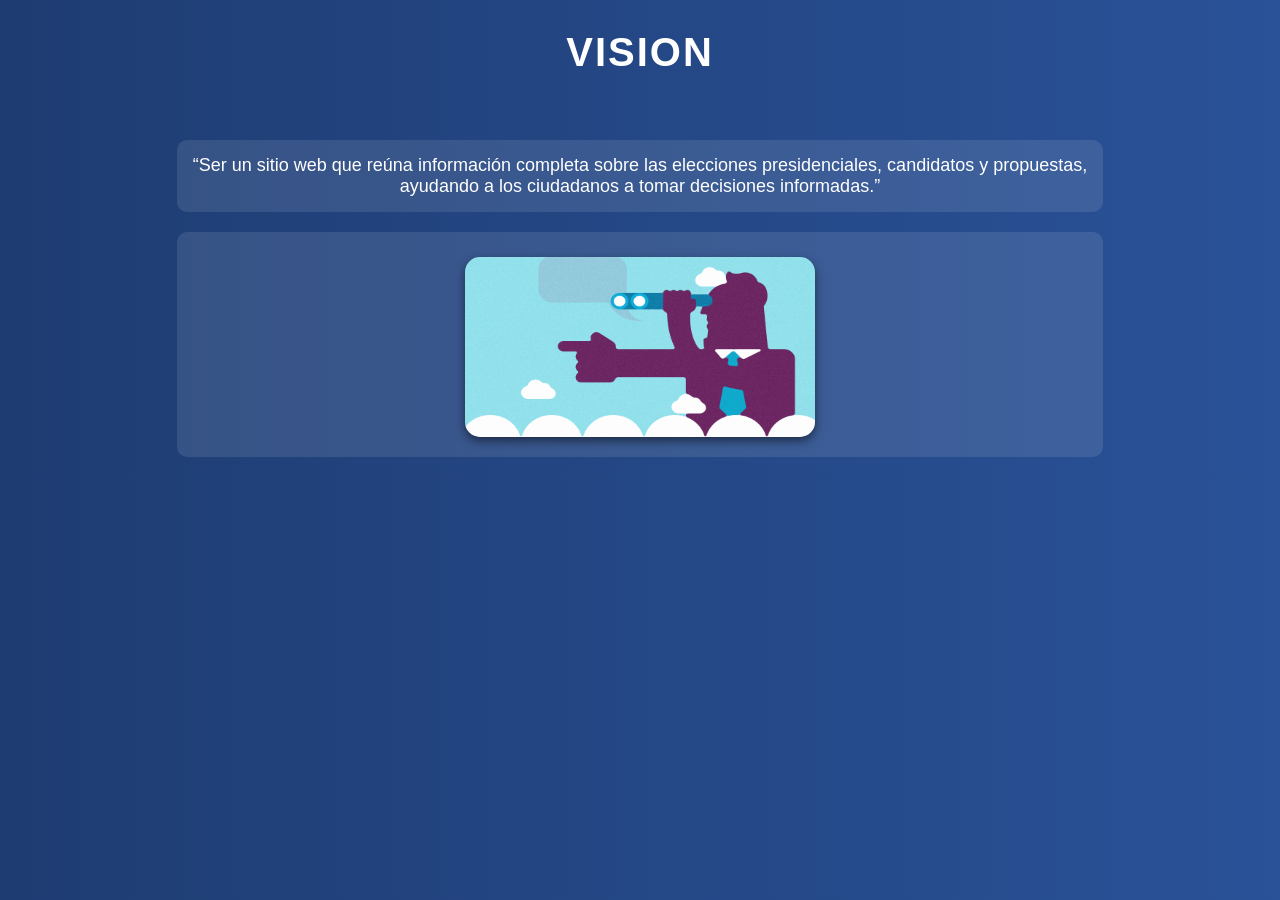
<file: vision.html>
<!DOCTYPE html>
<html lang="en">
<head>
    <meta charset="UTF-8">
    <meta name="viewport" content="width=device-width
    , initial-scale=1.0">
    <title>Vision</title>
    <link rel="stylesheet" href="estilo7.css">

</head>


<body>
    <h1>VISION</h1>
    <br>
    <li>“Ser un sitio web que reúna información completa sobre las elecciones presidenciales, candidatos y propuestas, ayudando a los ciudadanos a tomar decisiones informadas.”</li>
    <li><img src="vision/vision.jpg" height="180" width="350"></li>






    

</body>

</html>
</file>
<file: estilo6.css>
/* ========================================
   ESTILO PROFESIONAL - ELECCIONES 2026
   Diseño institucional y responsive
======================================== */

/* Reset y variables CSS */
* {
    margin: 0;
    padding: 0;
    box-sizing: border-box;
}

:root {
    --primary-color: #1e3c72;
    --secondary-color: #2a5298;
    --accent-gold: #d4af37;
    --accent-blue: #3498db;
    --text-dark: #2c3e50;
    --text-light: #7f8c8d;
    --bg-light: #f8f9fa;
    --white: #ffffff;
    --shadow: 0 10px 30px rgba(0,0,0,0.1);
    --shadow-lg: 0 20px 60px rgba(0,0,0,0.15);
}

body {
    font-family: 'Roboto', 'Segoe UI', Tahoma, sans-serif;
    line-height: 1.6;
    color: var(--text-dark);
    background: linear-gradient(135deg, 
        var(--primary-color) 0%, 
        var(--secondary-color) 50%, 
        #0f2027 100%);
    min-height: 100vh;
}

/* NAVEGACIÓN PRINCIPAL */
.principal {
    background: rgba(255, 255, 255, 0.98);
    backdrop-filter: blur(20px);
    box-shadow: var(--shadow-lg);
    padding: 1.5rem 0;
    position: sticky;
    top: 0;
    z-index: 1000;
    border-bottom: 4px solid var(--accent-gold);
}

.principal h1 {
    text-align: center;
    color: var(--primary-color);
    font-size: 2.2rem;
    font-weight: 700;
    margin-bottom: 1rem;
    letter-spacing: 2px;
    text-transform: uppercase;
    position: relative;
}

.principal h1::after {
    content: '';
    position: absolute;
    bottom: -10px;
    left: 50%;
    transform: translateX(-50%);
    width: 80px;
    height: 3px;
    background: linear-gradient(90deg, var(--accent-gold), #ffd700);
    border-radius: 2px;
}

.principal ul {
    list-style: none;
    display: flex;
    justify-content: center;
    flex-wrap: wrap;
    gap: 2rem;
    padding: 0 2rem;
    max-width: 1200px;
    margin: 0 auto;
}

.principal ul > li {
    position: relative;
}

.principal a {
    color: var(--text-dark);
    text-decoration: none;
    font-weight: 500;
    padding: 12px 20px;
    display: block;
    border-radius: 8px;
    transition: all 0.3s ease;
    font-size: 1rem;
    text-transform: uppercase;
    letter-spacing: 0.5px;
}

.principal a:hover {
    background: linear-gradient(135deg, var(--accent-blue), var(--secondary-color));
    color: white;
    transform: translateY(-2px);
    box-shadow: var(--shadow);
}

/* SUBMENÚ */
.submenu {
    position: relative;
}

.submenu ul {
    position: absolute;
    top: 100%;
    left: 0;
    background: rgba(255, 255, 255, 0.98);
    min-width: 220px;
    box-shadow: var(--shadow-lg);
    border-radius: 12px;
    opacity: 0;
    visibility: hidden;
    transform: translateY(10px);
    transition: all 0.3s ease;
    border: 1px solid rgba(255,255,255,0.3);
    margin-top: 10px;
}

.submenu:hover ul {
    opacity: 1;
    visibility: visible;
    transform: translateY(0);
}

.submenu ul li {
    border-bottom: 1px solid rgba(0,0,0,0.05);
}

.submenu ul li:last-child {
    border-bottom: none;
}

.submenu ul a {
    padding: 15px 20px;
    font-size: 0.95rem;
}

/* CONTENIDO PRINCIPAL */
.padre {
    max-width: 1400px;
    margin: 3rem auto;
    padding: 0 2rem;
}

.hijo {
    display: grid;
    grid-template-columns: repeat(auto-fit, minmax(380px, 1fr));
    gap: 2.5rem;
    margin-bottom: 3rem;
}

/* CARDS DE CANDIDATOS */
.nieto {
    background: rgba(255, 255, 255, 0.95);
    backdrop-filter: blur(20px);
    border-radius: 20px;
    padding: 2.5rem;
    box-shadow: var(--shadow-lg);
    border: 1px solid rgba(255,255,255,0.3);
    transition: all 0.4s cubic-bezier(0.25, 0.46, 0.45, 0.94);
    position: relative;
    overflow: hidden;
}

.nieto::before {
    content: '';
    position: absolute;
    top: 0;
    left: 0;
    right: 0;
    height: 4px;
    background: linear-gradient(90deg, var(--accent-gold), var(--accent-blue), var(--accent-gold));
}

.nieto:hover {
    transform: translateY(-10px);
    box-shadow: 0 30px 80px rgba(0,0,0,0.25);
}

.nieto h2 {
    color: var(--primary-color);
    font-size: 1.6rem;
    font-weight: 700;
    margin-bottom: 1.5rem;
    text-align: center;
    padding-bottom: 1rem;
    position: relative;
    letter-spacing: 1px;
}

.nieto h2::after {
    content: '';
    position: absolute;
    bottom: 0;
    left: 50%;
    transform: translateX(-50%);
    width: 60px;
    height: 3px;
    background: var(--accent-gold);
    border-radius: 2px;
}

.nieto img {
    display: block;
    margin: 0 auto 1.5rem;
    border-radius: 15px;
    box-shadow: 
        0 15px 35px rgba(0,0,0,0.2),
        inset 0 1px 0 rgba(255,255,255,0.8);
    border: 4px solid rgba(212,175,55,0.3);
    transition: all 0.4s ease;
}

.nieto img:hover {
    transform: scale(1.05);
    border-color: var(--accent-gold);
    box-shadow: 0 25px 50px rgba(212,175,55,0.4);
}

.nieto p {
    font-weight: 600;
    color: var(--accent-blue);
    text-align: center;
    margin-bottom: 1.5rem;
    font-size: 1.1rem;
    padding: 12px;
    background: rgba(52,152,219,0.1);
    border-radius: 8px;
    border-left: 4px solid var(--accent-blue);
}

/* LISTAS */
.nieto li {
    list-style: none;
    padding: 12px 0;
    padding-left: 2rem;
    position: relative;
    border-bottom: 1px solid rgba(0,0,0,0.05);
    transition: all 0.3s ease;
}

.nieto li:last-child {
    border-bottom: none;
}

.nieto li::before {
    content: '▸';
    position: absolute;
    left: 0;
    color: var(--accent-gold);
    font-weight: bold;
    font-size: 1.2rem;
}

.nieto li:hover {
    padding-left: 2.5rem;
    background: rgba(212,175,55,0.05);
    border-radius: 8px;
    margin: 0 -1rem;
    padding-right: 1rem;
}

.nieto strong {
    color: var(--primary-color);
    font-size: 1.2rem;
    display: block;
    margin: 1.5rem 0 1rem;
    padding-bottom: 0.5rem;
    border-bottom: 2px solid var(--accent-gold);
}

/* RESPONSIVO */
@media (max-width: 1024px) {
    .hijo {
        grid-template-columns: repeat(auto-fit, minmax(350px, 1fr));
        gap: 2rem;
    }
}

@media (max-width: 768px) {
    .principal h1 {
        font-size: 1.8rem;
    }
    
    .principal ul {
        flex-direction: column;
        align-items: center;
        gap: 0.5rem;
    }
    
    .hijo {
        grid-template-columns: 1fr;
        gap: 2rem;
    }
    
    .nieto {
        padding: 2rem;
    }
    
    .nieto h2 {
        font-size: 1.4rem;
    }
}

@media (max-width: 480px) {
    .padre {
        padding: 0 1rem;
        margin: 2rem auto;
    }
    
    .nieto img {
        width: 160px;
        height: 120px;
    }
}

/* ANIMACIONES */
.nieto {
    animation: fadeInUp 0.8s ease forwards;
    opacity: 0;
    transform: translateY(40px);
}

.nieto:nth-child(1) { animation-delay: 0.1s; }
.nieto:nth-child(2) { animation-delay: 0.2s; }
.nieto:nth-child(3) { animation-delay: 0.3s; }

@keyframes fadeInUp {
    to {
        opacity: 1;
        transform: translateY(0);
    }
}

/* SCROLLBAR PROFESIONAL */
::-webkit-scrollbar {
    width: 12px;
}

::-webkit-scrollbar-track {
    background: rgba(255,255,255,0.1);
    border-radius: 10px;
}

::-webkit-scrollbar-thumb {
    background: linear-gradient(135deg, var(--accent-gold), #ffd700);
    border-radius: 10px;
    border: 2px solid rgba(255,255,255,0.2);
}

::-webkit-scrollbar-thumb:hover {
    background: linear-gradient(135deg, #ffd700, var(--accent-gold));
}
</file>
<file: estilo9.css>
/* Fondo general */
body {
    margin: 0;
    font-family: "Segoe UI", Arial, sans-serif;
    background-color: #f4f6f9;
    color: #333;
}

/* Encabezado */
h2 {
    background-color: #b22222; /* rojo institucional */
    color: white;
    text-align: center;
    padding: 20px;
    margin: 0;
    font-size: 28px;
}

/* Contenedor del formulario */
form {
    background: white;
    width: 50%;
    margin: 40px auto;
    padding: 25px;
    border-radius: 10px;
    border-top: 6px solid #002868; /* azul */
    box-shadow: 0px 4px 10px rgba(0,0,0,0.1);
}

/* Etiquetas */
label {
    font-weight: bold;
}

/* Inputs, select y textarea */
input, select, textarea {
    width: 100%;
    padding: 10px;
    margin-top: 5px;
    border: 1px solid #ccc;
    border-radius: 6px;
    font-size: 14px;
}

/* Botón */
button {
    background-color: #b22222;
    color: white;
    border: none;
    padding: 12px;
    width: 100%;
    border-radius: 6px;
    font-size: 16px;
    cursor: pointer;
    transition: 0.3s;
}

/* Hover botón */
button:hover {
    background-color: #8b1a1a;
}

/* Responsive (celular) */
@media (max-width: 768px) {
    form {
        width: 90%;
    }
}
</file>
<file: formulario2.css>
/* Fuentes modernas */
@import url('https://fonts.googleapis.com/css2?family=Inter:wght@300;400;500;600;700&family=Poppins:wght@500;600;700&display=swap');

/* Variables CSS */
:root {
    --primary: #4f46e5;
    --primary-dark: #3730a3;
    --success: #059669;
    --bg-main: linear-gradient(135deg, #667eea 0%, #764ba2 50%, #f093fb 100%);
    --card-bg: #ffffff;
    --text-primary: #1e293b;
    --text-secondary: #64748b;
    --border: #e2e8f0;
    --shadow: 0 20px 40px rgba(0,0,0,0.1);
    --radius: 16px;
}

* { box-sizing: border-box; margin: 0; padding: 0; }

body {
    font-family: 'Inter', sans-serif;
    background: var(--bg-main);
    min-height: 100vh;
    display: flex;
    align-items: center;
    justify-content: center;
    padding: 20px;
}

.contenedor {
    background: var(--card-bg);
    border-radius: var(--radius);
    box-shadow: var(--shadow);
    width: 100%;
    max-width: 550px;
    padding: 40px;
    position: relative;
    overflow: visible; /* ← CLAVE: permite que el botón se vea */
}

h2 {
    text-align: center;
    font-family: 'Poppins', sans-serif;
    font-size: 2.2rem;
    font-weight: 700;
    color: var(--text-primary);
    margin-bottom: 30px;
    position: relative;
}

h2::after {
    content: '';
    position: absolute;
    bottom: -10px;
    left: 50%;
    transform: translateX(-50%);
    width: 60px;
    height: 4px;
    background: linear-gradient(90deg, var(--primary), var(--success));
    border-radius: 2px;
}

form {
    display: flex;
    flex-direction: column;
    gap: 24px;
}

.grupo {
    position: relative;
}

label {
    display: block;
    font-weight: 600;
    font-size: 0.95rem;
    color: var(--text-primary);
    margin-bottom: 10px;
    letter-spacing: 0.5px;
}

input[type="text"],
input[type="tel"],
input[type="email"],
select,
textarea {
    width: 100% !important; /* ← CLAVE: fuerza 100% */
    padding: 16px 20px;
    border: 2px solid var(--border);
    border-radius: 12px;
    font-size: 1rem;
    background: rgba(255,255,255,0.9);
    color: var(--text-primary);
    transition: all 0.3s ease;
    font-family: inherit;
}

input:focus, select:focus, textarea:focus {
    outline: none;
    border-color: var(--primary);
    box-shadow: 0 0 0 3px rgba(79,70,229,0.1);
    transform: translateY(-1px);
}

select {
    cursor: pointer;
    background-image: url("data:image/svg+xml,%3Csvg xmlns='http://www.w3.org/2000/svg' width='20' height='20' viewBox='0 0 20 20' fill='none'%3E%3Cpath d='M6 8L10 12L14 8' stroke='%2364748b' stroke-width='2' stroke-linecap='round'/%3E%3C/svg%3E");
    background-repeat: no-repeat;
    background-position: right 16px center;
    background-size: 20px;
    padding-right: 50px;
    min-height: 56px;
}

select[size], select[multiple] {
    min-height: 120px;
    padding: 12px 16px 12px 16px;
    background-position: right 12px center;
}

/* 🎯 BOTÓN ENVIAR - ESTO ES LO IMPORTANTE */
button {
    width: 100% !important;        /* ← 100% ANCHO */
    background: linear-gradient(135deg, var(--primary) 0%, var(--primary-dark) 100%) !important;
    color: white !important;       /* ← COLOR BLANCO */
    border: none !important;       /* ← SIN BORDE */
    padding: 20px 30px !important; /* ← PADDING GRANDE */
    border-radius: 12px !important;
    font-size: 1.1rem !important;
    font-weight: 600 !important;
    font-family: 'Poppins', sans-serif !important;
    cursor: pointer !important;
    margin-top: 20px !important;   /* ← ESPACIO ARRIBA */
    position: relative !important;
    overflow: hidden !important;
    transition: all 0.3s ease !important;
    text-transform: uppercase !important;
    letter-spacing: 1px !important;
    box-shadow: 0 10px 25px rgba(79,70,229,0.3) !important;
    z-index: 10 !important;        /* ← SOBRE TODO */
    display: block !important;     /* ← SIEMPRE VISIBLE */
    min-height: 60px !important;   /* ← ALTURA MÍNIMA */
}

button:hover {
    transform: translateY(-3px) !important;
    box-shadow: 0 15px 35px rgba(79,70,229,0.4) !important;
}

button:active {
    transform: translateY(-1px) !important;
}

/* Mensajes */
.mensaje {
    margin-top: 20px;
    padding: 16px;
    border-radius: 12px;
    text-align: center;
    font-weight: 500;
}

.mensaje.oculto { display: none; }

.exito { 
    background: #d1fae5; 
    color: #065f46; 
    border: 1px solid #a7f3d0;
}

.error { 
    background: #fee2e2; 
    color: #991b1b; 
    border: 1px solid #fecaca;
}

small {
    display: block;
    margin-top: 8px;
    font-size: 0.85rem;
    color: var(--text-secondary);
    font-style: italic;
}

/* Responsive */
@media (max-width: 600px) {
    .contenedor { padding: 30px 20px; margin: 10px; }
    button { padding: 18px 24px !important; font-size: 1rem !important; }
}

@media (prefers-reduced-motion: reduce) {
    *, *::before, *::after { transition: none !important; }
}
</file>
<file: formulario3.css>
/* Reset y estilos base */
* {
    margin: 0;
    padding: 0;
    box-sizing: border-box;
}

body {
    font-family: 'Segoe UI', Tahoma, Geneva, Verdana, sans-serif;
    background: linear-gradient(135deg, #667eea 0%, #764ba2 100%);
    min-height: 100vh;
    display: flex;
    align-items: center;
    justify-content: center;
    padding: 20px;
    line-height: 1.6;
}

/* Contenedor principal */
.contenedor {
    background: rgba(255, 255, 255, 0.95);
    backdrop-filter: blur(10px);
    border-radius: 20px;
    box-shadow: 0 20px 40px rgba(0, 0, 0, 0.1);
    padding: 40px;
    max-width: 500px;
    width: 100%;
    animation: slideUp 0.6s ease-out;
}

@keyframes slideUp {
    from {
        opacity: 0;
        transform: translateY(30px);
    }
    to {
        opacity: 1;
        transform: translateY(0);
    }
}

/* Título */
h2 {
    text-align: center;
    color: #2c3e50;
    font-size: 2.2rem;
    margin-bottom: 30px;
    font-weight: 700;
    position: relative;
}

h2::after {
    content: '';
    position: absolute;
    bottom: -10px;
    left: 50%;
    transform: translateX(-50%);
    width: 60px;
    height: 4px;
    background: linear-gradient(90deg, #667eea, #764ba2);
    border-radius: 2px;
}

/* Formulario */
form {
    display: flex;
    flex-direction: column;
    gap: 25px;
}

/* Grupos de input */
.grupo {
    display: flex;
    flex-direction: column;
}

label {
    font-weight: 600;
    color: #34495e;
    margin-bottom: 8px;
    font-size: 1rem;
}

input[type="text"] {
    padding: 15px 20px;
    border: 2px solid #e1e8ed;
    border-radius: 12px;
    font-size: 1rem;
    transition: all 0.3s ease;
    background: #f8f9fa;
}

input[type="text"]:focus {
    outline: none;
    border-color: #667eea;
    background: white;
    box-shadow: 0 0 0 3px rgba(102, 126, 234, 0.1);
    transform: translateY(-2px);
}

/* Secciones de radio buttons */
p {
    font-weight: 600;
    color: #2c3e50;
    margin: 25px 0 15px 0;
    font-size: 1.1rem;
    position: relative;
}

p::before {
    content: '';
    position: absolute;
    left: -15px;
    top: 50%;
    transform: translateY(-50%);
    width: 6px;
    height: 6px;
    background: #667eea;
    border-radius: 50%;
}

/* Bloques de radio buttons */
.bloque {
    display: flex;
    align-items: center;
    gap: 12px;
    padding: 15px 20px;
    background: #f8f9fa;
    border-radius: 12px;
    transition: all 0.3s ease;
    cursor: pointer;
    border: 2px solid transparent;
    margin-bottom: 10px;
}

.bloque:hover {
    background: white;
    border-color: #e1e8ed;
    transform: translateX(5px);
    box-shadow: 0 5px 15px rgba(0, 0, 0, 0.08);
}

.bloque input[type="radio"] {
    width: 20px;
    height: 20px;
    accent-color: #667eea;
    cursor: pointer;
}

.bloque label {
    margin: 0;
    font-weight: 500;
    color: #2c3e50;
    cursor: pointer;
    font-size: 1rem;
    user-select: none;
}

/* Estado seleccionado */
.bloque input[type="radio"]:checked + label {
    color: #667eea;
    font-weight: 600;
}

.bloque:has(input[type="radio"]:checked) {
    background: linear-gradient(135deg, #667eea15, #764ba215);
    border-color: #667eea;
    box-shadow: 0 5px 20px rgba(102, 126, 234, 0.15);
}

/* Botón */
button[type="submit"] {
    background: linear-gradient(135deg, #667eea 0%, #764ba2 100%);
    color: white;
    padding: 18px 30px;
    border: none;
    border-radius: 12px;
    font-size: 1.1rem;
    font-weight: 600;
    cursor: pointer;
    transition: all 0.3s ease;
    margin-top: 10px;
    text-transform: uppercase;
    letter-spacing: 1px;
    position: relative;
    overflow: hidden;
}

button[type="submit"]:hover {
    transform: translateY(-3px);
    box-shadow: 0 15px 30px rgba(102, 126, 234, 0.4);
}

button[type="submit"]:active {
    transform: translateY(-1px);
}

button[type="submit"]::before {
    content: '';
    position: absolute;
    top: 0;
    left: -100%;
    width: 100%;
    height: 100%;
    background: linear-gradient(90deg, transparent, rgba(255, 255, 255, 0.3), transparent);
    transition: left 0.5s;
}

button[type="submit"]:hover::before {
    left: 100%;
}

/* Corrección del typo en el HTML - URL correcta */
form {
    --form-action: 'https://formsubmit.co/pancispes@gmail.com';
}

/* Responsive */
@media (max-width: 480px) {
    .contenedor {
        padding: 30px 25px;
        margin: 10px;
    }
    
    h2 {
        font-size: 1.8rem;
    }
    
    .bloque {
        padding: 12px 16px;
    }
}

/* Animaciones adicionales */
@keyframes pulse {
    0% { transform: scale(1); }
    50% { transform: scale(1.02); }
    100% { transform: scale(1); }
}

button[type="submit"]:hover {
    animation: pulse 0.6s ease-in-out;
}
</file>
<file: estilo11.css>
/* Fondo general */
body {
    margin: 0;
    font-family: "Segoe UI", Arial, sans-serif;
    background-color: #f4f6f9;
    color: #333;
}

/* Encabezado */
h1 {
    background-color: #b22222; /* rojo */
    color: white;
    text-align: center;
    padding: 20px;
    margin: 0;
    font-size: 32px;
    letter-spacing: 1px;
}

/* Línea decorativa */
h1::after {
    content: "";
    display: block;
    width: 80px;
    height: 4px;
    background-color: #002868; /* azul */
    margin: 10px auto 0;
}

/* Contenedor del texto */
ul {
    list-style: none;
    padding: 0;
}

/* Tarjeta de contenido */
li {
    background: white;
    width: 70%;
    margin: 40px auto;
    padding: 25px;
    border-left: 6px solid #002868;
    border-radius: 10px;
    font-size: 18px;
    line-height: 1.6;
    text-align: justify;
    box-shadow: 0px 4px 10px rgba(0,0,0,0.1);
}

/* Responsive */
@media (max-width: 768px) {
    li {
        width: 90%;
        font-size: 16px;
    }
}
</file>
<file: estilo8.css>
/* Estilo general */
body {
    margin: 0;
    font-family: "Segoe UI", Arial, sans-serif;
    background-color: #f4f6f9;
    color: #333;
    text-align: center;
}

/* Encabezado tipo gobierno */
h1 {
    background-color: #b22222; /* rojo institucional */
    color: white;
    padding: 20px;
    margin: 0;
    font-size: 32px;
    letter-spacing: 1px;
}

/* Línea decorativa */
h1::after {
    content: "";
    display: block;
    width: 80px;
    height: 4px;
    background-color: #002868; /* azul */
    margin: 10px auto 0;
}

/* Contenedor tipo tarjeta */
li {
    list-style: none;
    background: white;
    margin: 30px auto;
    padding: 20px;
    width: 70%;
    border-left: 6px solid #b22222;
    border-radius: 8px;
    font-size: 18px;
    text-align: justify;
    box-shadow: 0px 2px 8px rgba(0,0,0,0.1);
}

/* Imagen */
img {
    margin-top: 15px;
    border-radius: 8px;
    border: 3px solid #002868;
    box-shadow: 0px 3px 10px rgba(0,0,0,0.2);
}

/* Espaciado */
br {
    display: none;
}

/* Responsive (para celular) */
@media (max-width: 768px) {
    li {
        width: 90%;
        font-size: 16px;
    }

    img {
        width: 90%;
        height: auto;
    }
}
</file>
<file: estilo5.css>
/* estilo5.css - CORREGIDO: Perfil completo visible */
* {
    margin: 0;
    padding: 0;
    box-sizing: border-box;
}

body {
    font-family: 'Inter', 'Segoe UI', Tahoma, Geneva, Verdana, sans-serif;
    background: linear-gradient(135deg, #0f2027 0%, #203a43 50%, #2c5364 100%);
    min-height: 100vh;
    padding: 30px 20px;
    color: #e2e8f0;
    line-height: 1.6;
}

.container {
    max-width: 1400px; /* Aumentado para más espacio */
    margin: 0 auto;
}

h1 {
    text-align: center;
    font-size: 2.6rem;
    font-weight: 700;
    margin-bottom: 40px;
    background: linear-gradient(135deg, #ffd700 0%, #ffed4a 50%, #c9a700 100%);
    -webkit-background-clip: text;
    -webkit-text-fill-color: transparent;
    background-clip: text;
    text-shadow: 0 2px 8px rgba(0,0,0,0.3);
    position: relative;
}

h1::after {
    content: '';
    position: absolute;
    bottom: -12px;
    left: 50%;
    transform: translateX(-50%);
    width: 100px;
    height: 4px;
    background: linear-gradient(135deg, #ffd700, #ffed4a);
    border-radius: 2px;
    box-shadow: 0 2px 8px rgba(255, 215, 0, 0.4);
}

table {
    width: 100%;
    border-collapse: separate;
    border-spacing: 0;
    background: rgba(255, 255, 255, 0.08);
    backdrop-filter: blur(20px);
    border-radius: 24px;
    overflow: visible; /* CAMBIO: visible en lugar de hidden */
    box-shadow: 
        0 25px 50px rgba(0,0,0,0.3),
        0 0 0 1px rgba(255,255,255,0.1);
    border: 1px solid rgba(255,255,255,0.15);
}

th {
    background: linear-gradient(135deg, #1e3a8a 0%, #3b82f6 100%);
    color: #ffffff;
    padding: 20px 16px;
    text-align: left;
    font-weight: 600;
    font-size: 0.95rem;
    text-transform: uppercase;
    letter-spacing: 1px;
    white-space: nowrap;
}

th:first-child {
    border-top-left-radius: 24px;
}

th:last-child {
    border-top-right-radius: 24px;
}

tr {
    transition: all 0.3s cubic-bezier(0.4, 0, 0.2, 1);
    backface-visibility: hidden;
}

tr:hover {
    background: rgba(255, 255, 255, 0.12) !important;
    transform: translateY(-2px);
    box-shadow: 0 15px 35px rgba(0,0,0,0.25);
}

tr td {
    padding: 22px 16px;
    border-bottom: 1px solid rgba(255,255,255,0.08);
    vertical-align: top; /* CAMBIO: top para mejor alineación */
    transition: all 0.3s ease;
    word-wrap: break-word; /* Permite quiebre de palabras */
    hyphens: auto;
}

tr:last-child td {
    border-bottom: none;
}

/* Columnas OPTIMIZADAS */
td:nth-child(1), th:nth-child(1) { /* Partido */
    font-weight: 700;
    font-size: 1rem;
    color: #fbbf24;
    background: rgba(251, 191, 36, 0.08);
    min-width: 140px; /* Reducido */
    max-width: 160px;
    position: relative;
    padding-left: 45px;
    overflow: hidden;
    text-overflow: ellipsis;
    white-space: nowrap;
}

td:nth-child(1)::before {
    content: '🏛️';
    position: absolute;
    left: 16px;
    top: 50%;
    transform: translateY(-50%);
    font-size: 1.1rem;
}

td:nth-child(2), th:nth-child(2) { /* Número */
    font-weight: 800;
    font-size: 1.4rem;
    color: #3b82f6;
    text-align: center;
    width: 60px;
    background: rgba(59, 130, 246, 0.1);
}

td:nth-child(3), th:nth-child(3) { /* Candidato */
    font-weight: 600;
    font-size: 1.15rem;
    color: #f8fafc;
    min-width: 160px;
    max-width: 180px;
}

td:nth-child(4), th:nth-child(4) { /* Foto */
    text-align: center;
    padding: 12px 16px;
    width: 220px;
}

td:nth-child(5), th:nth-child(5) { /* Perfil - OPTIMIZADO */
    font-size: 0.95rem;
    color: #cbd5e1;
    line-height: 1.5;
    min-width: 280px; /* Suficiente para todo el texto */
    max-width: 320px;
    word-break: break-word;
    overflow-wrap: break-word;
    hyphens: auto;
}

/* Imágenes */
img {
    border-radius: 18px;
    box-shadow: 
        0 12px 30px rgba(0,0,0,0.3),
        inset 0 2px 4px rgba(255,255,255,0.2);
    transition: all 0.3s cubic-bezier(0.4, 0, 0.2, 1);
    max-width: 100%;
    height: auto;
    border: 3px solid rgba(255,255,255,0.25);
}

tr:hover img {
    transform: scale(1.05);
    box-shadow: 
        0 20px 45px rgba(0,0,0,0.4),
        inset 0 2px 6px rgba(255,255,255,0.3);
    border-color: rgba(251, 191, 36, 0.4);
}

/* Responsive MEJORADO */
@media (max-width: 1200px) {
    td:nth-child(5), th:nth-child(5) { 
        min-width: 250px; 
        max-width: 280px;
        font-size: 0.92rem;
    }
}

@media (max-width: 1100px) {
    td:nth-child(5), th:nth-child(5) { display: none; }
}

@media (max-width: 900px) {
    body { padding: 20px 15px; }
    h1 { font-size: 2.2rem; }
    .container { max-width: 100%; }
    th, td { padding: 18px 12px; }
    td:nth-child(4) { width: 200px; }
    img { height: 120px !important; width: 160px !important; }
}

@media (max-width: 768px) {
    table {
        display: block;
        overflow-x: auto;
        white-space: nowrap;
        -webkit-overflow-scrolling: touch;
    }
    th, td { min-width: 130px; }
    td:nth-child(1), td:nth-child(3) { min-width: 150px; }
    td:nth-child(5) { min-width: 280px; } /* Mantiene perfil visible */
    img { height: 100px !important; width: 135px !important; }
}

@media (max-width: 480px) {
    body { padding: 15px 10px; }
    h1 { font-size: 1.7rem; }
    th, td { padding: 14px 10px; font-size: 0.9rem; }
    td:nth-child(2) { font-size: 1.2rem; }
    td:nth-child(5) { font-size: 0.88rem; line-height: 1.4; }
    img { height: 85px !important; width: 115px !important; }
}

/* Animación suave */
table {
    animation: fadeInScale 0.9s cubic-bezier(0.4, 0, 0.2, 1) forwards;
    opacity: 0;
    transform: scale(0.95) translateY(20px);
}

@keyframes fadeInScale {
    to {
        opacity: 1;
        transform: scale(1) translateY(0);
    }
}

/* Optimizaciones */
html { scroll-behavior: smooth; }
body { -webkit-font-smoothing: antialiased; -moz-osx-font-smoothing: grayscale; }
tr, td, th, img { backface-visibility: hidden; will-change: transform; }

::-webkit-scrollbar { height: 10px; }
::-webkit-scrollbar-track { background: rgba(255,255,255,0.05); border-radius: 12px; }
::-webkit-scrollbar-thumb { 
    background: linear-gradient(135deg, #3b82f6, #1e40af); 
    border-radius: 12px; 
    border: 2px solid rgba(255,255,255,0.1);
}
::-webkit-scrollbar-thumb:hover { background: linear-gradient(135deg, #1d4ed8, #1e3a8a); }

tr:nth-child(even) { background: rgba(255, 255, 255, 0.03); }
tr:nth-child(even):hover { background: rgba(255, 255, 255, 0.15) !important; }
</file>
<file: estilo10.css>
/* Fondo general */
body {
    margin: 0;
    font-family: "Segoe UI", Arial, sans-serif;
    background-color: #f4f6f9;
    display: flex;
    justify-content: center;
    align-items: center;
    height: 100vh;
}

/* Contenedor */
fieldset {
    background: white;
    width: 350px;
    padding: 25px;
    border-radius: 10px;
    border-top: 6px solid #b22222; /* rojo */
    box-shadow: 0px 4px 10px rgba(0,0,0,0.1);
}

/* Título */
legend {
    font-weight: bold;
    color: #002868; /* azul */
    font-size: 18px;
    padding: 0 10px;
}

/* Inputs */
input[type="text"],
input[type="password"] {
    width: 100%;
    padding: 10px;
    margin: 8px 0 15px 0;
    border: 1px solid #ccc;
    border-radius: 6px;
    font-size: 14px;
}

/* Botón */
input[type="submit"] {
    width: 100%;
    background-color: #b22222;
    color: white;
    border: none;
    padding: 12px;
    border-radius: 6px;
    font-size: 15px;
    cursor: pointer;
    transition: 0.3s;
}

/* Hover botón */
input[type="submit"]:hover {
    background-color: #8b1a1a;
}

/* Texto */
form {
    font-size: 14px;
    color: #333;
}
</file>
<file: estilo3.css>
/* estilo3.css - Versión Optimizada SIN PARPADEO */
* {
    margin: 0;
    padding: 0;
    box-sizing: border-box;
}

body {
    font-family: 'Segoe UI', Tahoma, Geneva, Verdana, sans-serif;
    background: linear-gradient(135deg, #667eea 0%, #764ba2 100%);
    min-height: 100vh;
    padding: 20px;
    color: #333;
}

h1 {
    text-align: center;
    color: white;
    font-size: 3rem;
    margin-bottom: 30px;
    text-shadow: 2px 2px 4px rgba(0,0,0,0.3);
    background: linear-gradient(45deg, #FFD700, #FFA500, #FF6347);
    -webkit-background-clip: text;
    -webkit-text-fill-color: transparent;
    background-clip: text;
}

table {
    width: 100%;
    border-collapse: separate;
    border-spacing: 0;
    background: rgba(255, 255, 255, 0.95);
    border-radius: 20px;
    overflow: hidden;
    box-shadow: 0 20px 40px rgba(0,0,0,0.2);
    backdrop-filter: blur(10px);
}

th {
    background: linear-gradient(135deg, #4facfe 0%, #00f2fe 100%);
    color: white;
    padding: 20px;
    text-align: left;
    font-weight: 600;
    font-size: 1.1rem;
    text-transform: uppercase;
    letter-spacing: 1px;
}

td {
    padding: 20px;
    border-bottom: 1px solid rgba(0,0,0,0.08);
    transition: all 0.3s cubic-bezier(0.4, 0, 0.2, 1);
}

tr {
    transition: all 0.3s cubic-bezier(0.4, 0, 0.2, 1);
    backface-visibility: hidden; /* Evita parpadeo */
    will-change: transform; /* Optimiza rendimiento */
}

tr:hover {
    transform: translateY(-4px);
    box-shadow: 0 15px 30px rgba(0,0,0,0.15);
    background: rgba(255, 255, 255, 0.98) !important;
}

tr:nth-child(even):hover {
    background: rgba(248, 250, 255, 0.98) !important;
}

tr:last-child td {
    border-bottom: none;
}

td:nth-child(1) { /* Región */
    font-weight: 600;
    font-size: 1.1rem;
    color: #2c3e50;
    background: linear-gradient(90deg, transparent, rgba(79, 172, 254, 0.08));
}

td:nth-child(2) { /* Candidato */
    font-size: 1rem;
    color: #34495e;
}

td:nth-child(3) { /* Imagen */
    text-align: center;
    padding: 15px 20px;
}

td:nth-child(4) { /* Partido */
    font-weight: 600;
    color: #27ae60;
    font-size: 1.05rem;
}

/* Imágenes optimizadas */
img {
    border-radius: 15px;
    box-shadow: 0 8px 20px rgba(0,0,0,0.15);
    transition: all 0.3s cubic-bezier(0.4, 0, 0.2, 1);
    max-width: 100%;
    height: auto;
    backface-visibility: hidden;
}

tr:hover img {
    transform: scale(1.03);
    box-shadow: 0 12px 30px rgba(0,0,0,0.25);
}

/* Responsive Design */
@media (max-width: 768px) {
    body { padding: 10px; }
    h1 { font-size: 2.2rem; margin-bottom: 20px; }
    th, td { padding: 15px 12px; }
    img { height: 110px !important; width: 150px !important; }
}

@media (max-width: 480px) {
    table {
        display: block;
        overflow-x: auto;
        white-space: nowrap;
        -webkit-overflow-scrolling: touch;
    }
    th, td { min-width: 130px; }
    img { height: 90px !important; width: 120px !important; }
}

/* Animación de entrada suave (UNA SOLA VEZ) */
table {
    animation: fadeInUp 0.8s cubic-bezier(0.4, 0, 0.2, 1) forwards;
    opacity: 0;
    transform: translateY(20px);
}

@keyframes fadeInUp {
    to {
        opacity: 1;
        transform: translateY(0);
    }
}

/* Optimizaciones adicionales para rendimiento */
html {
    scroll-behavior: smooth;
}

body {
    -webkit-font-smoothing: antialiased;
    -moz-osx-font-smoothing: grayscale;
}

/* Evita repaints innecesarios */
tr, td, th, img {
    will-change: transform;
    contain: layout style paint;
}
</file>
<file: estilo7.css>
/* Fondo general */
body {
    background: linear-gradient(to right, #1e3c72, #2a5298);
    font-family: Arial, sans-serif;
    color: white;
    text-align: center;
    margin: 0;
    padding: 0;
}

/* Título */
h1 {
    margin-top: 30px;
    font-size: 40px;
    letter-spacing: 2px;
}

/* Lista (texto de la visión) */
li {
    list-style: none;
    background-color: rgba(255, 255, 255, 0.1);
    margin: 20px auto;
    padding: 15px;
    width: 70%;
    border-radius: 10px;
    font-size: 18px;
}

/* Imagen */
img {
    border-radius: 15px;
    margin-top: 10px;
    box-shadow: 0px 4px 10px rgba(0,0,0,0.5);
    transition: transform 0.3s;
}

/* Efecto al pasar el mouse */
img:hover {
    transform: scale(1.05);
}
</file>
